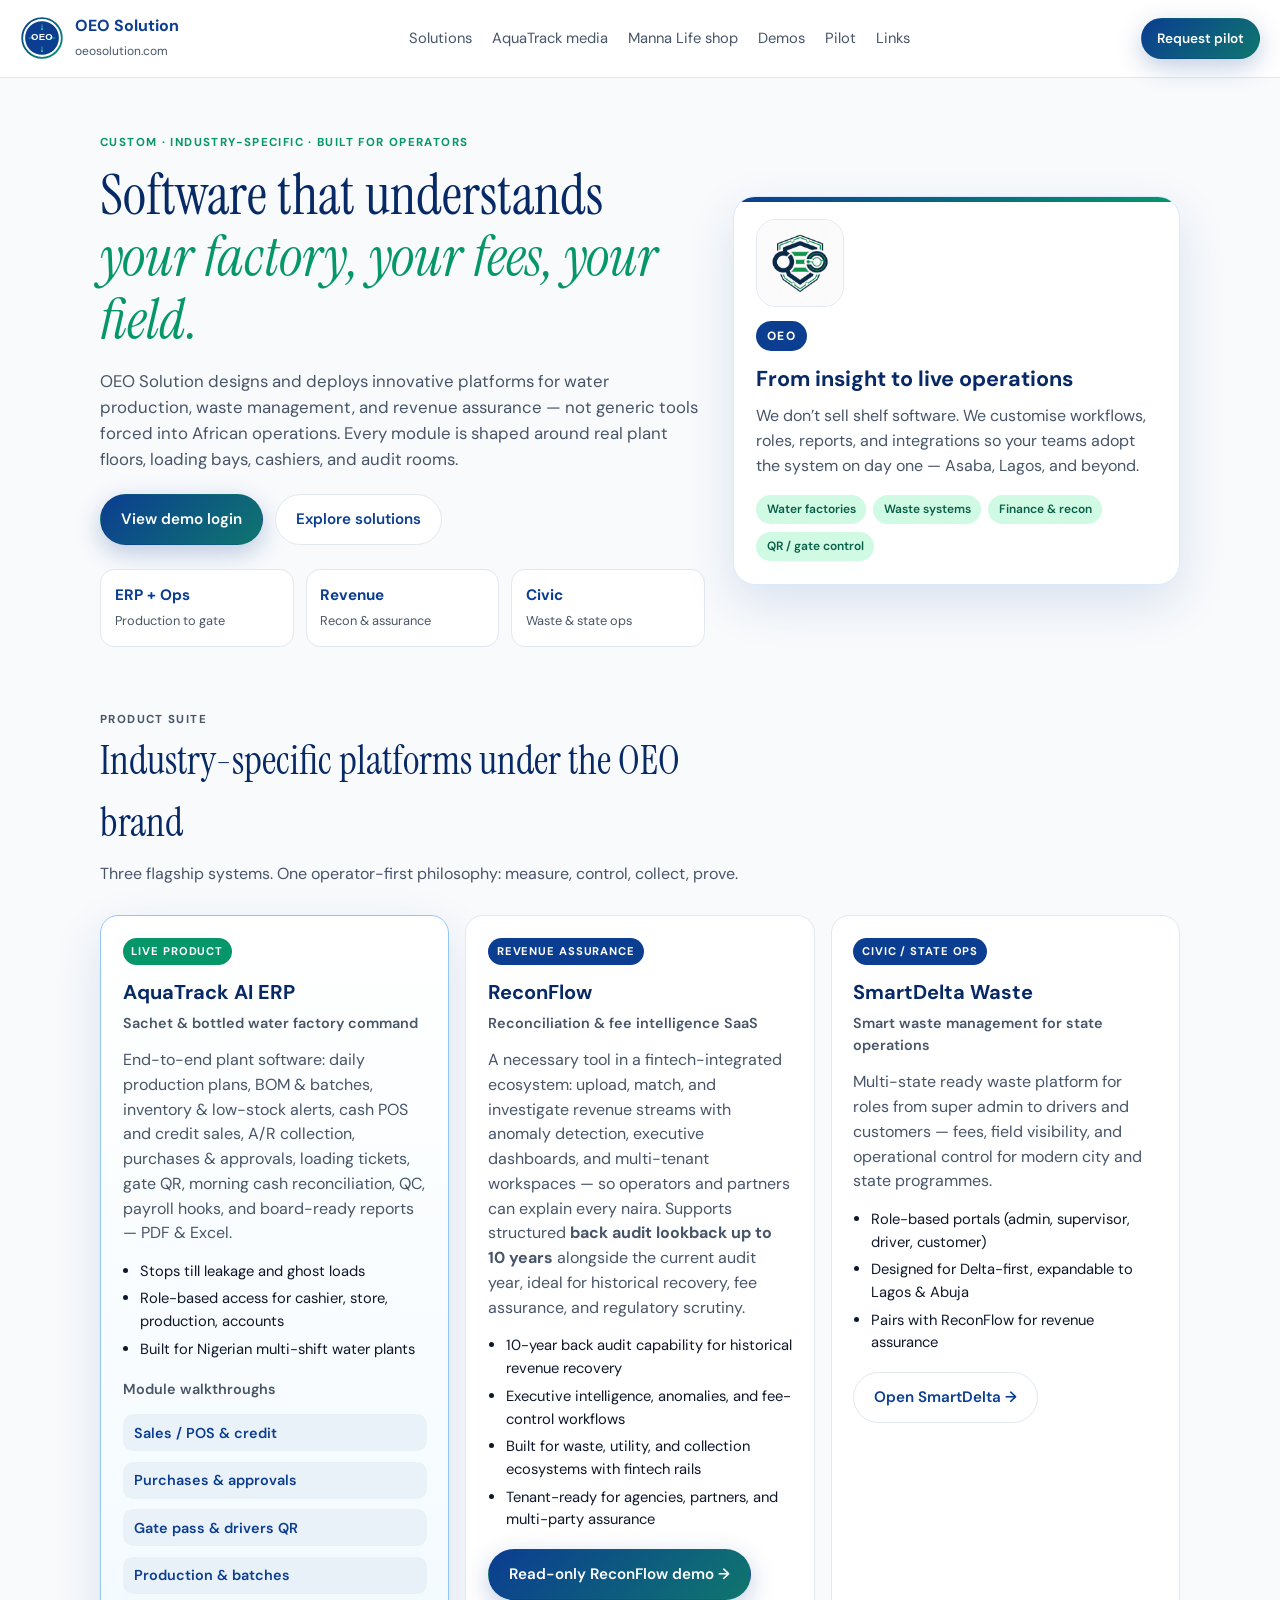
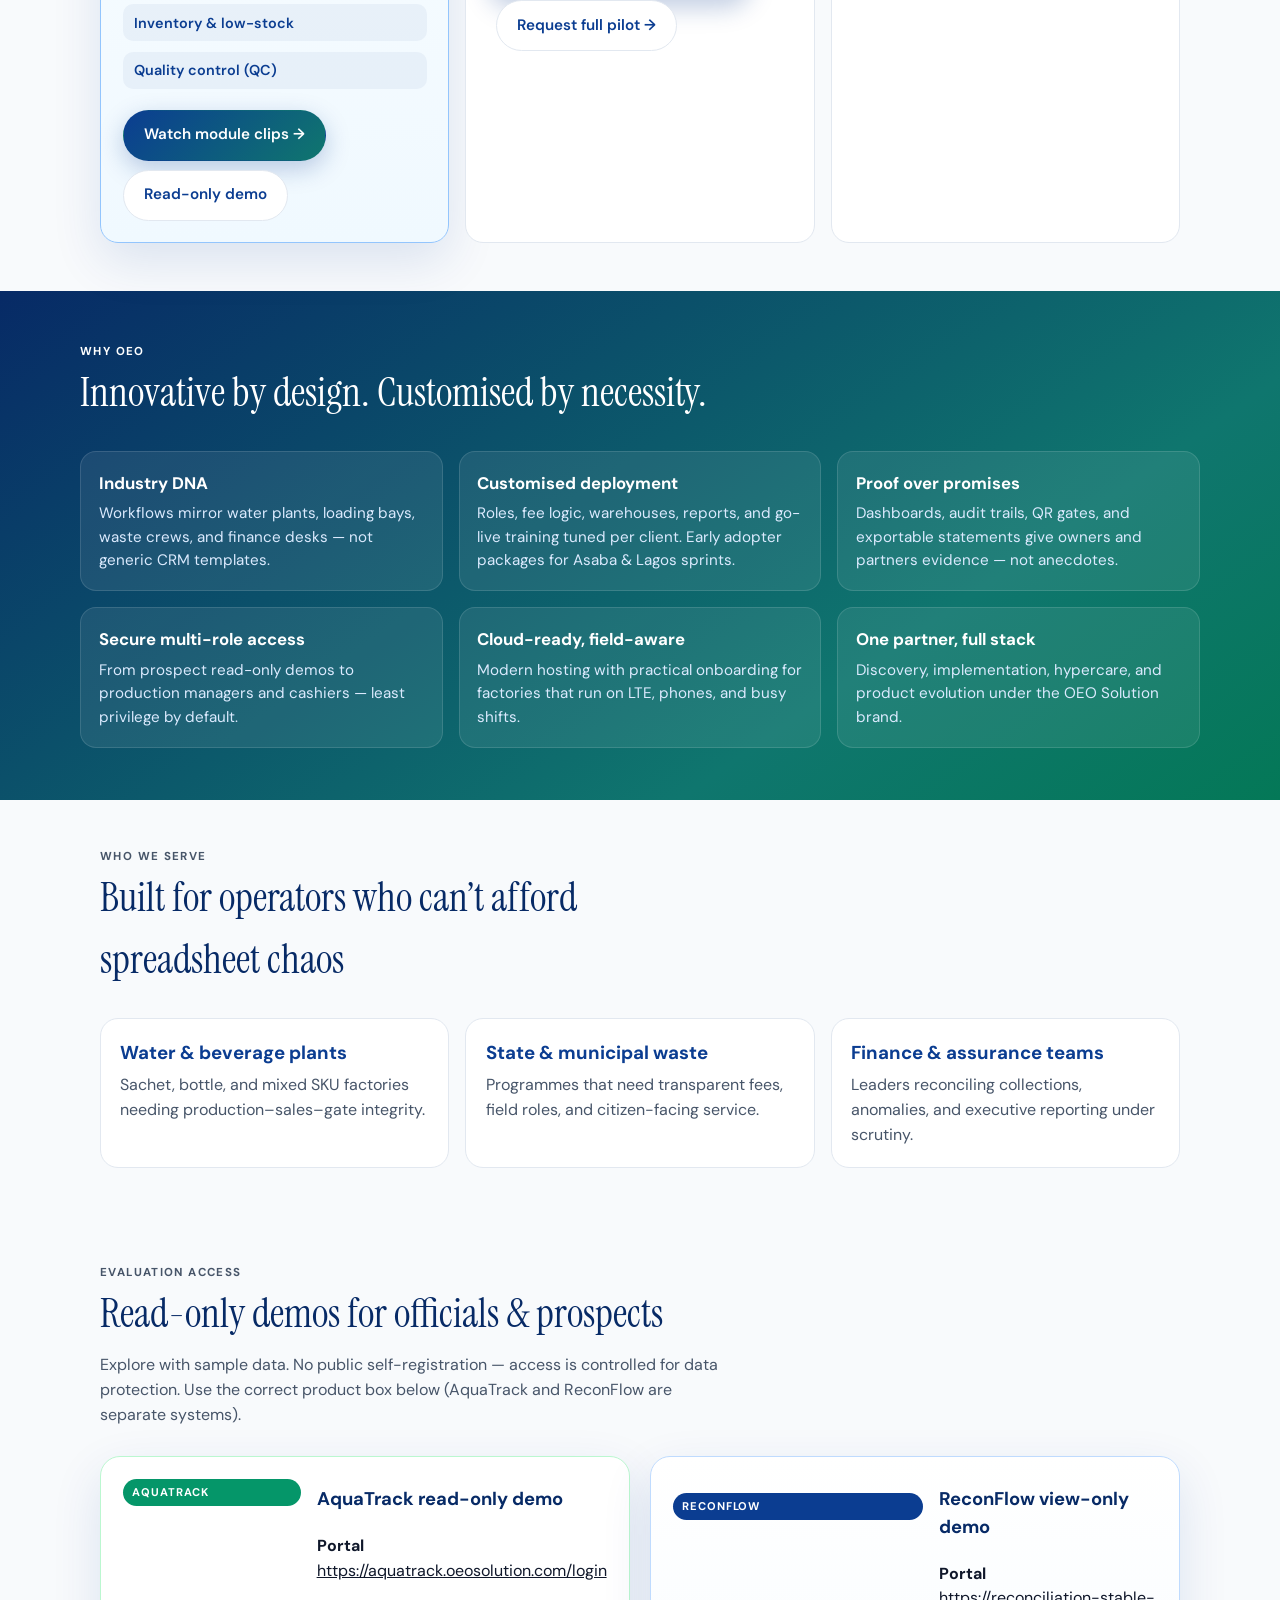
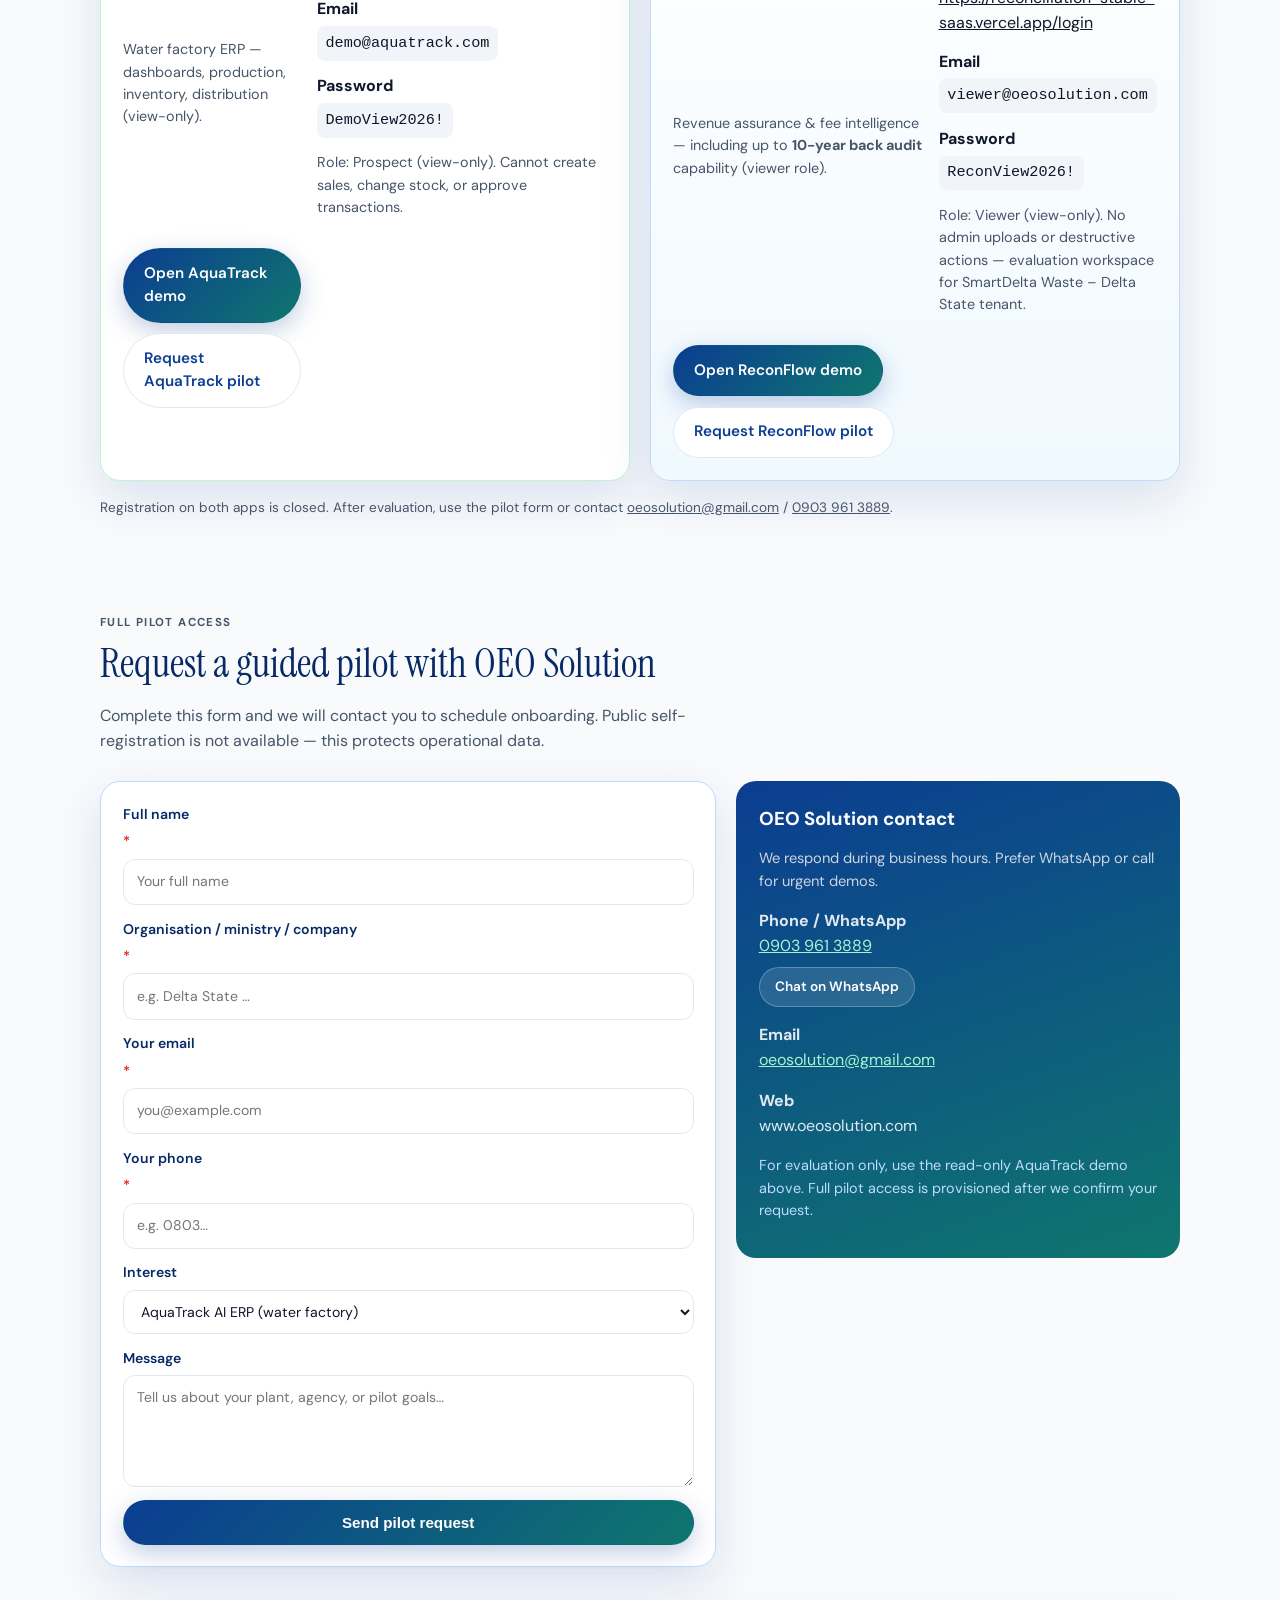
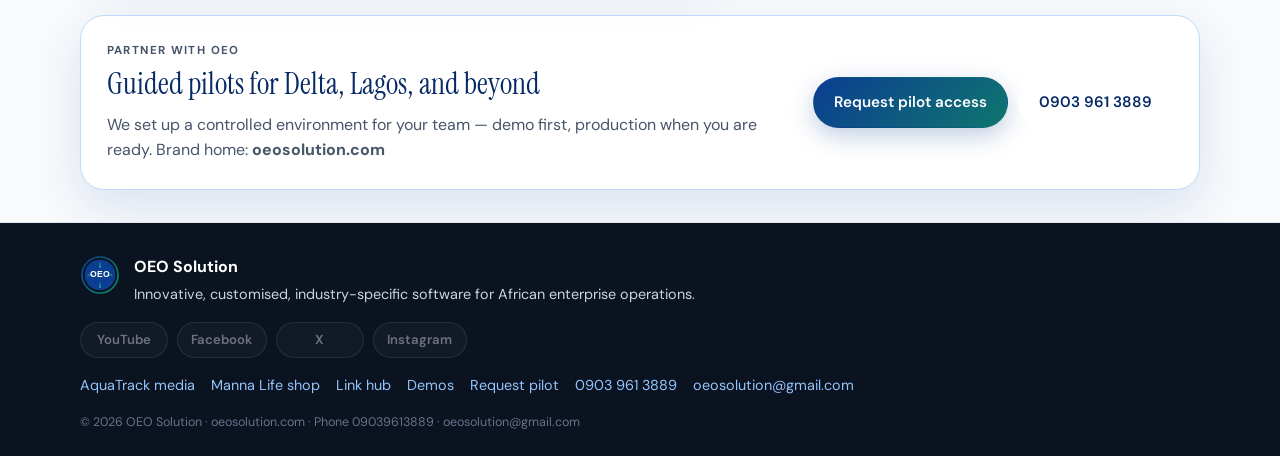
<file: index.html>
<!DOCTYPE html>
<html lang="en">
<head>
  <meta charset="UTF-8" />
  <meta name="viewport" content="width=device-width, initial-scale=1" />
  <title>OEO Solution — Industry Software for African Enterprise</title>
  <meta name="description" content="OEO Solution builds industry-specific platforms for water factory ERP, waste management, and revenue reconciliation across Nigeria and Africa." />
  <link rel="icon" href="assets/logo-oeo.svg" type="image/svg+xml" />
  <link rel="preconnect" href="https://fonts.googleapis.com" />
  <link rel="preconnect" href="https://fonts.gstatic.com" crossorigin />
  <link href="https://fonts.googleapis.com/css2?family=DM+Sans:ital,opsz,wght@0,9..40,400;0,9..40,500;0,9..40,600;0,9..40,700;1,9..40,400&family=Instrument+Serif:ital@0;1&display=swap" rel="stylesheet" />
  <link rel="stylesheet" href="styles.css" />
</head>
<body>
  <header class="site-header">
    <a class="brand" href="#top" aria-label="OEO Solution home">
      <img src="assets/logo-oeo.svg" alt="OEO logo" width="44" height="44" />
      <span>
        <strong>OEO Solution</strong>
        <small>oeosolution.com</small>
      </span>
    </a>
    <nav class="nav">
      <a href="#solutions">Solutions</a>
      <a href="aquatrack/">AquaTrack media</a>
      <a href="shop/">Manna Life shop</a>
      <a href="#demo-access">Demos</a>
      <a href="#pilot-form">Pilot</a>
      <a href="links/">Links</a>
    </nav>
    <a class="btn btn-primary btn-sm" href="#pilot-form">Request pilot</a>
  </header>

  <main id="top">
    <section class="hero">
      <div class="hero-copy">
        <p class="eyebrow">Custom · Industry-specific · Built for operators</p>
        <h1>
          Software that understands
          <em>your factory, your fees, your field.</em>
        </h1>
        <p class="lead">
          OEO Solution designs and deploys innovative platforms for water production,
          waste management, and revenue assurance — not generic tools forced into African
          operations. Every module is shaped around real plant floors, loading bays,
          cashiers, and audit rooms.
        </p>
        <div class="hero-cta">
          <a class="btn btn-primary" href="#demo-access">View demo login</a>
          <a class="btn btn-ghost" href="#solutions">Explore solutions</a>
        </div>
        <ul class="hero-stats">
          <li><strong>ERP + Ops</strong><span>Production to gate</span></li>
          <li><strong>Revenue</strong><span>Recon &amp; assurance</span></li>
          <li><strong>Civic</strong><span>Waste &amp; state ops</span></li>
        </ul>
      </div>
      <div class="hero-card">
        <img class="hero-logo" src="assets/logo-oeo-mark.jpg" alt="OEO brand mark" />
        <div class="hero-badge">OEO</div>
        <h2>From insight to live operations</h2>
        <p>
          We don’t sell shelf software. We customise workflows, roles, reports, and
          integrations so your teams adopt the system on day one — Asaba, Lagos, and beyond.
        </p>
        <div class="pill-row">
          <span class="pill">Water factories</span>
          <span class="pill">Waste systems</span>
          <span class="pill">Finance &amp; recon</span>
          <span class="pill">QR / gate control</span>
        </div>
      </div>
    </section>

    <section id="solutions" class="section">
      <div class="section-head">
        <p class="eyebrow">Product suite</p>
        <h2>Industry-specific platforms under the OEO brand</h2>
        <p>Three flagship systems. One operator-first philosophy: measure, control, collect, prove.</p>
      </div>
      <div class="cards">
        <article class="card featured">
          <div class="card-tag">Live product</div>
          <h3>AquaTrack AI ERP</h3>
          <p class="card-sub">Sachet &amp; bottled water factory command</p>
          <p>
            End-to-end plant software: daily production plans, BOM &amp; batches, inventory
            &amp; low-stock alerts, cash POS and credit sales, A/R collection, purchases &amp;
            approvals, loading tickets, gate QR, morning cash reconciliation, QC, payroll
            hooks, and board-ready reports — PDF &amp; Excel.
          </p>
          <ul>
            <li>Stops till leakage and ghost loads</li>
            <li>Role-based access for cashier, store, production, accounts</li>
            <li>Built for Nigerian multi-shift water plants</li>
          </ul>
          <p class="card-sub" style="margin-top:0.25rem">Module walkthroughs</p>
          <ul class="media-bullets">
            <li><a href="aquatrack/#sales">Sales / POS &amp; credit</a></li>
            <li><a href="aquatrack/#purchases">Purchases &amp; approvals</a></li>
            <li><a href="aquatrack/#gate-qr">Gate pass &amp; drivers QR</a></li>
            <li><a href="aquatrack/#production">Production &amp; batches</a></li>
            <li><a href="aquatrack/#inventory">Inventory &amp; low-stock</a></li>
            <li><a href="aquatrack/#qc">Quality control (QC)</a></li>
          </ul>
          <div class="card-actions">
            <a class="btn btn-primary" href="aquatrack/">Watch module clips →</a>
            <a class="btn btn-ghost" href="#demo-access">Read-only demo</a>
          </div>
        </article>

        <article class="card">
          <div class="card-tag alt">Revenue assurance</div>
          <h3>ReconFlow</h3>
          <p class="card-sub">Reconciliation &amp; fee intelligence SaaS</p>
          <p>
            A necessary tool in a fintech-integrated ecosystem: upload, match, and investigate
            revenue streams with anomaly detection, executive dashboards, and multi-tenant
            workspaces — so operators and partners can explain every naira.
            Supports structured <strong>back audit lookback up to 10 years</strong> alongside
            the current audit year, ideal for historical recovery, fee assurance, and regulatory scrutiny.
          </p>
          <ul>
            <li>10-year back audit capability for historical revenue recovery</li>
            <li>Executive intelligence, anomalies, and fee-control workflows</li>
            <li>Built for waste, utility, and collection ecosystems with fintech rails</li>
            <li>Tenant-ready for agencies, partners, and multi-party assurance</li>
          </ul>
          <a class="btn btn-primary" href="#reconflow-demo">Read-only ReconFlow demo →</a>
          <a class="btn btn-ghost" href="#pilot-form" data-interest="ReconFlow" style="margin-left:0.5rem">Request full pilot →</a>
        </article>

        <article class="card">
          <div class="card-tag alt">Civic / state ops</div>
          <h3>SmartDelta Waste</h3>
          <p class="card-sub">Smart waste management for state operations</p>
          <p>
            Multi-state ready waste platform for roles from super admin to drivers and
            customers — fees, field visibility, and operational control for modern city and
            state programmes.
          </p>
          <ul>
            <li>Role-based portals (admin, supervisor, driver, customer)</li>
            <li>Designed for Delta-first, expandable to Lagos &amp; Abuja</li>
            <li>Pairs with ReconFlow for revenue assurance</li>
          </ul>
          <a class="btn btn-ghost" href="https://smartdelta-delta-production.up.railway.app" target="_blank" rel="noopener">Open SmartDelta →</a>
        </article>
      </div>
    </section>

    <section id="why" class="section band">
      <div class="section-head light">
        <p class="eyebrow">Why OEO</p>
        <h2>Innovative by design. Customised by necessity.</h2>
      </div>
      <div class="grid-3">
        <div>
          <h3>Industry DNA</h3>
          <p>Workflows mirror water plants, loading bays, waste crews, and finance desks — not generic CRM templates.</p>
        </div>
        <div>
          <h3>Customised deployment</h3>
          <p>Roles, fee logic, warehouses, reports, and go-live training tuned per client. Early adopter packages for Asaba &amp; Lagos sprints.</p>
        </div>
        <div>
          <h3>Proof over promises</h3>
          <p>Dashboards, audit trails, QR gates, and exportable statements give owners and partners evidence — not anecdotes.</p>
        </div>
        <div>
          <h3>Secure multi-role access</h3>
          <p>From prospect read-only demos to production managers and cashiers — least privilege by default.</p>
        </div>
        <div>
          <h3>Cloud-ready, field-aware</h3>
          <p>Modern hosting with practical onboarding for factories that run on LTE, phones, and busy shifts.</p>
        </div>
        <div>
          <h3>One partner, full stack</h3>
          <p>Discovery, implementation, hypercare, and product evolution under the OEO Solution brand.</p>
        </div>
      </div>
    </section>

    <section id="industries" class="section">
      <div class="section-head">
        <p class="eyebrow">Who we serve</p>
        <h2>Built for operators who can’t afford spreadsheet chaos</h2>
      </div>
      <div class="industry-row">
        <div class="industry">
          <h3>Water &amp; beverage plants</h3>
          <p>Sachet, bottle, and mixed SKU factories needing production–sales–gate integrity.</p>
        </div>
        <div class="industry">
          <h3>State &amp; municipal waste</h3>
          <p>Programmes that need transparent fees, field roles, and citizen-facing service.</p>
        </div>
        <div class="industry">
          <h3>Finance &amp; assurance teams</h3>
          <p>Leaders reconciling collections, anomalies, and executive reporting under scrutiny.</p>
        </div>
      </div>
    </section>

    <section id="demo-access" class="section">
      <div class="section-head">
        <p class="eyebrow">Evaluation access</p>
        <h2>Read-only demos for officials &amp; prospects</h2>
        <p>
          Explore with sample data. No public self-registration — access is controlled for data protection.
          Use the correct product box below (AquaTrack and ReconFlow are separate systems).
        </p>
      </div>

      <div class="demo-pair">
        <div class="demo-box" id="aquatrack-demo">
          <div class="card-tag">AquaTrack</div>
          <h3>AquaTrack read-only demo</h3>
          <p class="demo-note">Water factory ERP — dashboards, production, inventory, distribution (view-only).</p>
          <div class="demo-creds">
            <p><strong>Portal</strong><br /><a href="https://aquatrack.oeosolution.com/login" target="_blank" rel="noopener">https://aquatrack.oeosolution.com/login</a></p>
            <p><strong>Email</strong><br /><code>demo@aquatrack.com</code></p>
            <p><strong>Password</strong><br /><code>DemoView2026!</code></p>
            <p class="demo-note">Role: Prospect (view-only). Cannot create sales, change stock, or approve transactions.</p>
          </div>
          <div class="demo-actions">
            <a class="btn btn-primary" href="https://aquatrack.oeosolution.com/login" target="_blank" rel="noopener">Open AquaTrack demo</a>
            <a class="btn btn-ghost" href="#pilot-form" data-interest="AquaTrack AI ERP">Request AquaTrack pilot</a>
          </div>
        </div>

        <div class="demo-box recon" id="reconflow-demo">
          <div class="card-tag alt">ReconFlow</div>
          <h3>ReconFlow view-only demo</h3>
          <p class="demo-note">Revenue assurance &amp; fee intelligence — including up to <strong>10-year back audit</strong> capability (viewer role).</p>
          <div class="demo-creds">
            <p><strong>Portal</strong><br /><a href="https://reconciliation-stable-saas.vercel.app/login" target="_blank" rel="noopener">https://reconciliation-stable-saas.vercel.app/login</a></p>
            <p><strong>Email</strong><br /><code>viewer@oeosolution.com</code></p>
            <p><strong>Password</strong><br /><code>ReconView2026!</code></p>
            <p class="demo-note">Role: Viewer (view-only). No admin uploads or destructive actions — evaluation workspace for SmartDelta Waste – Delta State tenant.</p>
          </div>
          <div class="demo-actions">
            <a class="btn btn-primary" href="https://reconciliation-stable-saas.vercel.app/login" target="_blank" rel="noopener">Open ReconFlow demo</a>
            <a class="btn btn-ghost" href="#pilot-form" data-interest="ReconFlow">Request ReconFlow pilot</a>
          </div>
        </div>
      </div>

      <p class="fine-inline" style="margin-top:1rem">
        Registration on both apps is closed. After evaluation, use the pilot form or contact
        <a href="mailto:oeosolution@gmail.com">oeosolution@gmail.com</a> /
        <a href="tel:+2349039613889">0903 961 3889</a>.
      </p>
    </section>

    <section id="pilot-form" class="section">
      <div class="section-head">
        <p class="eyebrow">Full pilot access</p>
        <h2>Request a guided pilot with OEO Solution</h2>
        <p>
          Complete this form and we will contact you to schedule onboarding.
          Public self-registration is not available — this protects operational data.
        </p>
      </div>

      <div class="pilot-grid">
        <form id="pilotForm" class="pilot-form" novalidate>
          <label>
            Full name <span>*</span>
            <input type="text" name="name" required placeholder="Your full name" autocomplete="name" />
          </label>
          <label>
            Organisation / ministry / company <span>*</span>
            <input type="text" name="organisation" required placeholder="e.g. Delta State …" autocomplete="organization" />
          </label>
          <label>
            Your email <span>*</span>
            <input type="email" name="email" required placeholder="you@example.com" autocomplete="email" />
          </label>
          <label>
            Your phone <span>*</span>
            <input type="tel" name="phone" required placeholder="e.g. 0803…" autocomplete="tel" />
          </label>
          <label>
            Interest
            <select name="interest" id="interestSelect">
              <option value="AquaTrack AI ERP">AquaTrack AI ERP (water factory)</option>
              <option value="ReconFlow">ReconFlow (revenue assurance · 10-year back audit)</option>
              <option value="SmartDelta Waste">SmartDelta Waste</option>
              <option value="Full OEO suite">Full OEO suite</option>
              <option value="General enquiry">General enquiry</option>
            </select>
          </label>
          <label>
            Message
            <textarea name="message" rows="4" placeholder="Tell us about your plant, agency, or pilot goals…"></textarea>
          </label>
          <button type="submit" class="btn btn-primary">Send pilot request</button>
          <p id="pilotFormStatus" class="form-status" hidden></p>
        </form>

        <aside class="contact-card">
          <h3>OEO Solution contact</h3>
          <p class="contact-lead">We respond during business hours. Prefer WhatsApp or call for urgent demos.</p>
          <p>
            <strong>Phone / WhatsApp</strong><br />
            <a href="tel:+2349039613889">0903 961 3889</a><br />
            <a class="btn btn-ghost btn-sm" href="https://wa.me/2349039613889?text=Hello%20OEO%20Solution%2C%20I%20would%20like%20full%20pilot%20access." target="_blank" rel="noopener">Chat on WhatsApp</a>
          </p>
          <p>
            <strong>Email</strong><br />
            <a href="mailto:oeosolution@gmail.com">oeosolution@gmail.com</a>
          </p>
          <p>
            <strong>Web</strong><br />
            www.oeosolution.com
          </p>
          <p class="demo-note">
            For evaluation only, use the read-only AquaTrack demo above.
            Full pilot access is provisioned after we confirm your request.
          </p>
        </aside>
      </div>
    </section>

    <section class="cta-band">
      <div>
        <p class="eyebrow">Partner with OEO</p>
        <h2>Guided pilots for Delta, Lagos, and beyond</h2>
        <p>
          We set up a controlled environment for your team — demo first, production when you are ready.
          Brand home: <strong>oeosolution.com</strong>
        </p>
      </div>
      <div class="cta-actions">
        <a class="btn btn-primary" href="#pilot-form">Request pilot access</a>
        <a class="btn btn-light" href="tel:+2349039613889">0903 961 3889</a>
      </div>
    </section>
  </main>

  <footer id="contact" class="site-footer">
    <div class="footer-brand">
      <img src="assets/logo-oeo.svg" alt="" width="40" height="40" />
      <div>
        <strong>OEO Solution</strong>
        <p>Innovative, customised, industry-specific software for African enterprise operations.</p>
      </div>
    </div>
    <div class="social-row" aria-label="OEO on social media">
      <a class="social-btn" data-social="youtube" href="#" target="_blank" rel="noopener">YouTube</a>
      <a class="social-btn" data-social="facebook" href="#" target="_blank" rel="noopener">Facebook</a>
      <a class="social-btn" data-social="x" href="#" target="_blank" rel="noopener">X</a>
      <a class="social-btn" data-social="instagram" href="#" target="_blank" rel="noopener">Instagram</a>
    </div>
    <div class="footer-links">
      <a href="aquatrack/">AquaTrack media</a>
      <a href="shop/">Manna Life shop</a>
      <a href="links/">Link hub</a>
      <a href="#demo-access">Demos</a>
      <a href="#pilot-form">Request pilot</a>
      <a href="tel:+2349039613889">0903 961 3889</a>
      <a href="mailto:oeosolution@gmail.com">oeosolution@gmail.com</a>
    </div>
    <p class="fine">© <span id="y"></span> OEO Solution · oeosolution.com · Phone 09039613889 · oeosolution@gmail.com</p>
  </footer>
  <script src="js/social-config.js"></script>
  <script>
    document.getElementById('y').textContent = new Date().getFullYear();
    if (window.OEO_SOCIAL && typeof window.OEO_SOCIAL.apply === 'function') {
      window.OEO_SOCIAL.apply();
    }

    (function () {
      // Deep-link from product cards: #pilot-form with preferred interest
      document.querySelectorAll('a[data-interest]').forEach(function (link) {
        link.addEventListener('click', function () {
          var interest = link.getAttribute('data-interest');
          var sel = document.getElementById('interestSelect');
          if (sel && interest) {
            for (var i = 0; i < sel.options.length; i++) {
              if (sel.options[i].value === interest) {
                sel.selectedIndex = i;
                break;
              }
            }
          }
        });
      });

      var form = document.getElementById('pilotForm');
      var status = document.getElementById('pilotFormStatus');
      if (!form) return;

      form.addEventListener('submit', function (e) {
        e.preventDefault();
        var fd = new FormData(form);
        var name = String(fd.get('name') || '').trim();
        var organisation = String(fd.get('organisation') || '').trim();
        var email = String(fd.get('email') || '').trim();
        var phone = String(fd.get('phone') || '').trim();
        var interest = String(fd.get('interest') || '').trim();
        var message = String(fd.get('message') || '').trim();

        if (!name || !organisation || !email || !phone) {
          status.hidden = false;
          status.textContent = 'Please complete all required fields marked *.';
          status.className = 'form-status err';
          return;
        }

        var subject = encodeURIComponent('Full pilot access request — ' + interest);
        var body = encodeURIComponent(
          'Full pilot access request (from oeosolution.com)\n\n' +
          'Name: ' + name + '\n' +
          'Organisation: ' + organisation + '\n' +
          'Email: ' + email + '\n' +
          'Phone: ' + phone + '\n' +
          'Interest: ' + interest + '\n\n' +
          'Message:\n' + (message || '(none)') + '\n\n' +
          '— Sent from OEO Solution website pilot form'
        );

        // Open mail client to OEO inbox
        window.location.href = 'mailto:oeosolution@gmail.com?subject=' + subject + '&body=' + body;

        status.hidden = false;
        status.className = 'form-status ok';
        status.innerHTML =
          'Opening your email app to <strong>oeosolution@gmail.com</strong>. ' +
          'If it does not open, call/WhatsApp <a href="tel:+2349039613889">0903 961 3889</a> ' +
          'or email us directly.';
      });
    })();
  </script>
</body>
</html>
</file>
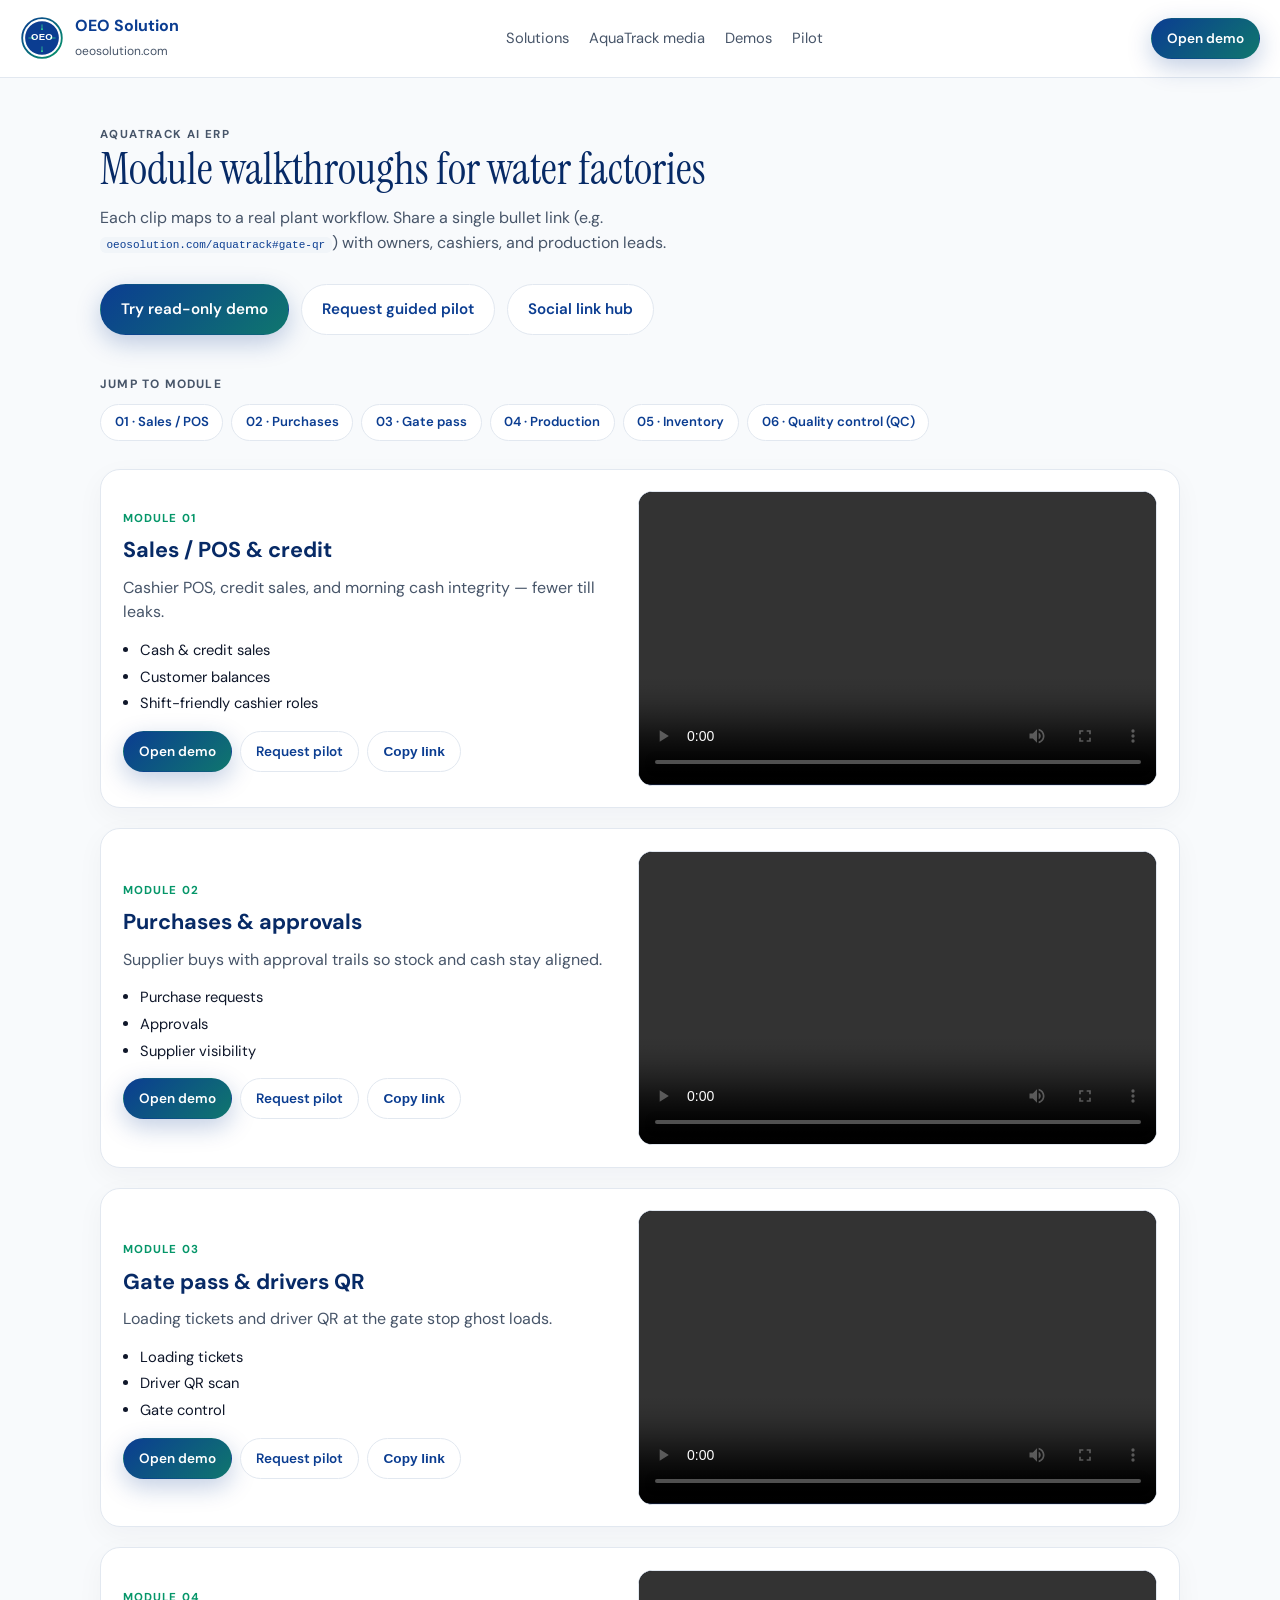
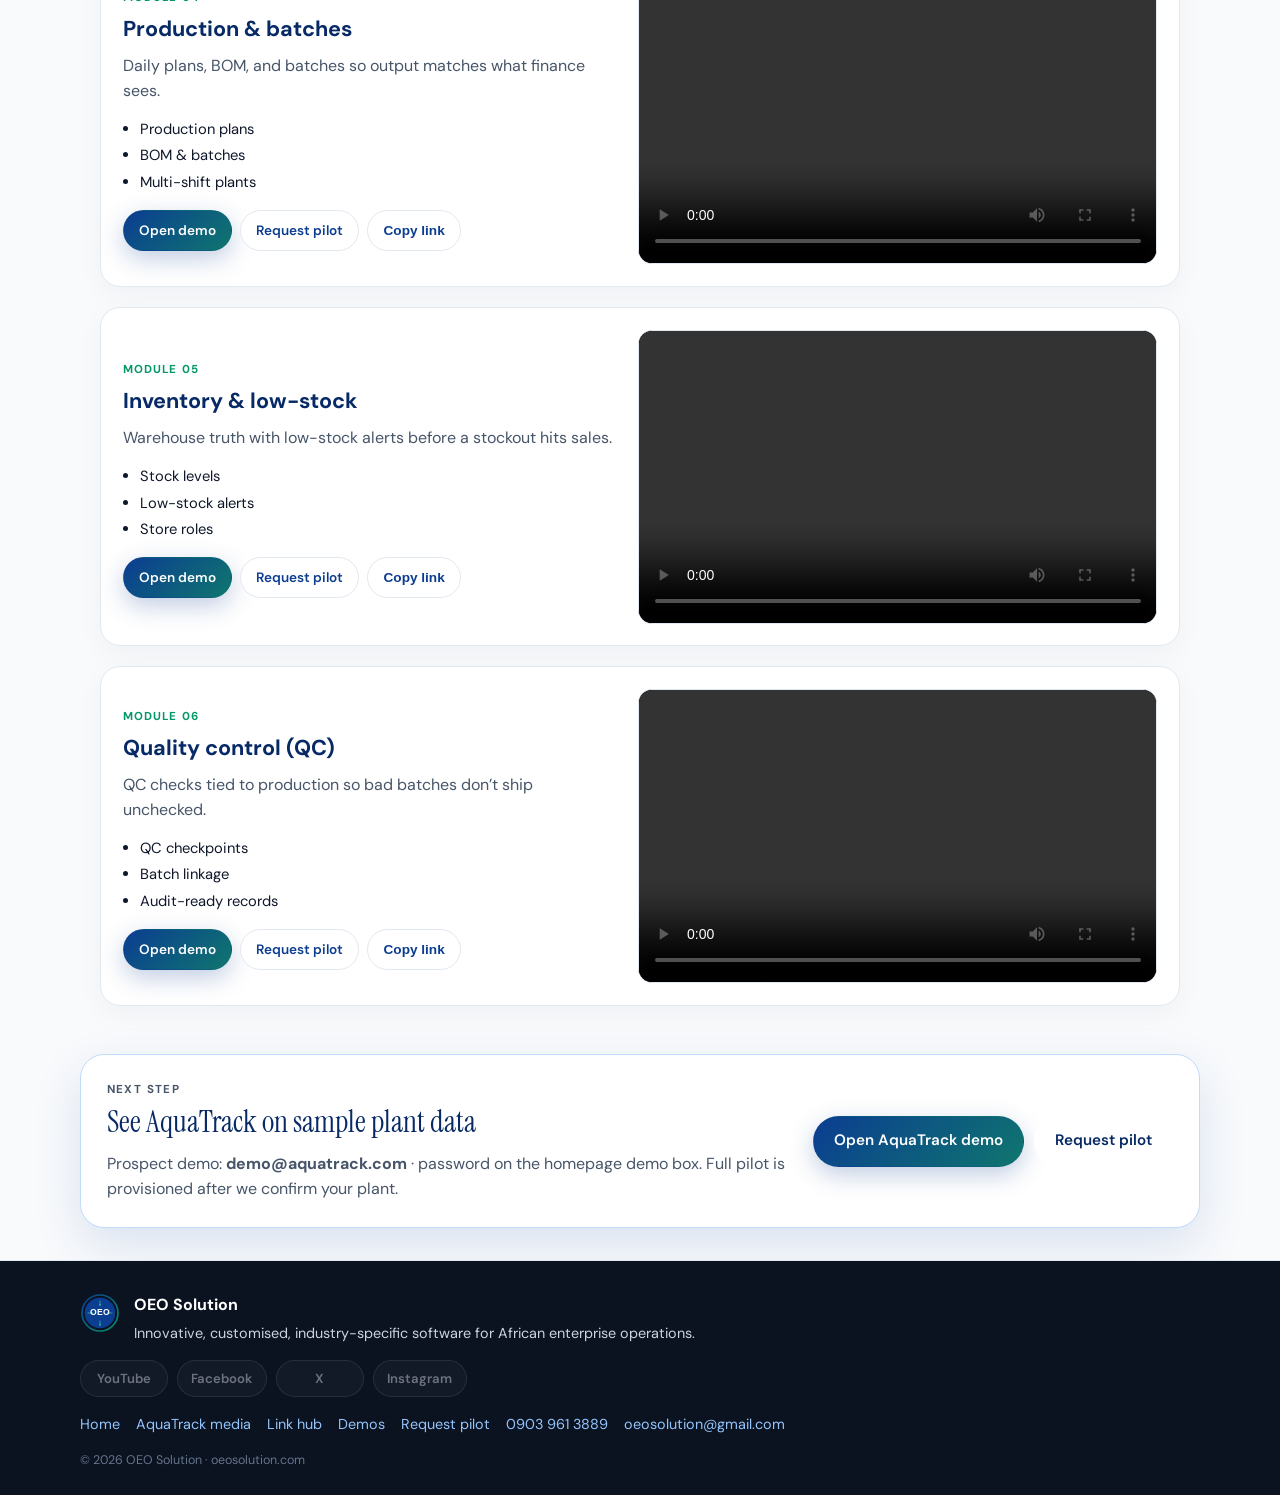
<file: aquatrack/index.html>
<!DOCTYPE html>
<html lang="en">
<head>
  <meta charset="UTF-8" />
  <meta name="viewport" content="width=device-width, initial-scale=1" />
  <title>AquaTrack AI ERP — Module walkthroughs | OEO Solution</title>
  <meta name="description" content="Short AquaTrack walkthroughs for water factories: sales, purchases, gate QR, production, inventory, and QC. Demo and pilot with OEO Solution." />
  <link rel="canonical" href="https://oeosolution.com/aquatrack" />
  <link rel="icon" href="../assets/logo-oeo.svg" type="image/svg+xml" />
  <link rel="preconnect" href="https://fonts.googleapis.com" />
  <link rel="preconnect" href="https://fonts.gstatic.com" crossorigin />
  <link href="https://fonts.googleapis.com/css2?family=DM+Sans:ital,opsz,wght@0,9..40,400;0,9..40,500;0,9..40,600;0,9..40,700;1,9..40,400&family=Instrument+Serif:ital@0;1&display=swap" rel="stylesheet" />
  <link rel="stylesheet" href="../styles.css" />
</head>
<body>
  <header class="site-header">
    <a class="brand" href="../" aria-label="OEO Solution home">
      <img src="../assets/logo-oeo.svg" alt="OEO logo" width="44" height="44" />
      <span>
        <strong>OEO Solution</strong>
        <small>oeosolution.com</small>
      </span>
    </a>
    <nav class="nav">
      <a href="../#solutions">Solutions</a>
      <a href="./">AquaTrack media</a>
      <a href="../#demo-access">Demos</a>
      <a href="../#pilot-form">Pilot</a>
    </nav>
    <a class="btn btn-primary btn-sm" href="https://aquatrack.oeosolution.com/login" target="_blank" rel="noopener">Open demo</a>
  </header>

  <main>
    <section class="page-hero section">
      <div class="section-head">
        <p class="eyebrow">AquaTrack AI ERP</p>
        <h1 class="page-title">Module walkthroughs for water factories</h1>
        <p>
          Each clip maps to a real plant workflow. Share a single bullet link
          (e.g. <code class="inline-code">oeosolution.com/aquatrack#gate-qr</code>)
          with owners, cashiers, and production leads.
        </p>
      </div>
      <div class="hero-cta">
        <a class="btn btn-primary" href="https://aquatrack.oeosolution.com/login" target="_blank" rel="noopener">Try read-only demo</a>
        <a class="btn btn-ghost" href="../#pilot-form">Request guided pilot</a>
        <a class="btn btn-ghost" href="../links/">Social link hub</a>
      </div>
    </section>

    <section class="section module-jump" aria-label="Jump to module">
      <p class="jump-label">Jump to module</p>
      <div class="jump-chips" id="jumpChips">
        <!-- filled by script -->
      </div>
    </section>

    <section class="section modules" id="modules">
      <!-- Module cards rendered from CONFIG so YouTube IDs are easy to paste -->
    </section>

    <section class="cta-band">
      <div>
        <p class="eyebrow">Next step</p>
        <h2>See AquaTrack on sample plant data</h2>
        <p>
          Prospect demo: <strong>demo@aquatrack.com</strong> · password on the homepage demo box.
          Full pilot is provisioned after we confirm your plant.
        </p>
      </div>
      <div class="cta-actions">
        <a class="btn btn-primary" href="https://aquatrack.oeosolution.com/login" target="_blank" rel="noopener">Open AquaTrack demo</a>
        <a class="btn btn-light" href="../#pilot-form">Request pilot</a>
      </div>
    </section>
  </main>

  <footer id="contact" class="site-footer">
    <div class="footer-brand">
      <img src="../assets/logo-oeo.svg" alt="" width="40" height="40" />
      <div>
        <strong>OEO Solution</strong>
        <p>Innovative, customised, industry-specific software for African enterprise operations.</p>
      </div>
    </div>
    <div class="social-row" aria-label="OEO on social media">
      <a class="social-btn" data-social="youtube" href="#" target="_blank" rel="noopener">YouTube</a>
      <a class="social-btn" data-social="facebook" href="#" target="_blank" rel="noopener">Facebook</a>
      <a class="social-btn" data-social="x" href="#" target="_blank" rel="noopener">X</a>
      <a class="social-btn" data-social="instagram" href="#" target="_blank" rel="noopener">Instagram</a>
    </div>
    <div class="footer-links">
      <a href="../">Home</a>
      <a href="./">AquaTrack media</a>
      <a href="../links/">Link hub</a>
      <a href="../#demo-access">Demos</a>
      <a href="../#pilot-form">Request pilot</a>
      <a href="tel:+2349039613889">0903 961 3889</a>
      <a href="mailto:oeosolution@gmail.com">oeosolution@gmail.com</a>
    </div>
    <p class="fine">© <span id="y"></span> OEO Solution · oeosolution.com</p>
  </footer>

  <script src="../js/social-config.js"></script>
  <script>
    /**
     * Option A — YouTube (preferred for bandwidth once uploaded):
     *   Paste IDs only: watch?v=XXXXXXXX → XXXXXXXX
     * Option B — Self-hosted MP4 (works immediately on Render):
     *   Files live under aquatrack/videos/  (see MEDIA-SETUP.md)
     * Priority: YouTube ID if set, else local MP4 path if set, else placeholder.
     */
    var YOUTUBE_IDS = {
      sales: '',
      purchases: '',
      'gate-qr': '',
      production: '',
      inventory: '',
      qc: ''
    };

    /** Relative to this page (aquatrack/). 16:9 web exports with Nigerian VO. */
    var LOCAL_VIDEOS = {
      sales: 'videos/01-sales.mp4',
      purchases: 'videos/02-purchases.mp4',
      'gate-qr': 'videos/03-gate-qr.mp4',
      production: 'videos/04-production.mp4',
      inventory: 'videos/05-inventory.mp4',
      qc: 'videos/06-qc.mp4'
    };

    var MODULES = [
      {
        id: 'sales',
        num: '01',
        title: 'Sales / POS & credit',
        benefit: 'Cashier POS, credit sales, and morning cash integrity — fewer till leaks.',
        bullets: ['Cash & credit sales', 'Customer balances', 'Shift-friendly cashier roles']
      },
      {
        id: 'purchases',
        num: '02',
        title: 'Purchases & approvals',
        benefit: 'Supplier buys with approval trails so stock and cash stay aligned.',
        bullets: ['Purchase requests', 'Approvals', 'Supplier visibility']
      },
      {
        id: 'gate-qr',
        num: '03',
        title: 'Gate pass & drivers QR',
        benefit: 'Loading tickets and driver QR at the gate stop ghost loads.',
        bullets: ['Loading tickets', 'Driver QR scan', 'Gate control']
      },
      {
        id: 'production',
        num: '04',
        title: 'Production & batches',
        benefit: 'Daily plans, BOM, and batches so output matches what finance sees.',
        bullets: ['Production plans', 'BOM & batches', 'Multi-shift plants']
      },
      {
        id: 'inventory',
        num: '05',
        title: 'Inventory & low-stock',
        benefit: 'Warehouse truth with low-stock alerts before a stockout hits sales.',
        bullets: ['Stock levels', 'Low-stock alerts', 'Store roles']
      },
      {
        id: 'qc',
        num: '06',
        title: 'Quality control (QC)',
        benefit: 'QC checks tied to production so bad batches don’t ship unchecked.',
        bullets: ['QC checkpoints', 'Batch linkage', 'Audit-ready records']
      }
    ];

    function youtubeEmbed(id) {
      if (!id || !String(id).trim()) return null;
      var clean = String(id).trim();
      // Allow pasting full watch URLs by accident
      var m = clean.match(/(?:v=|youtu\.be\/|embed\/)([A-Za-z0-9_-]{6,})/);
      if (m) clean = m[1];
      return 'https://www.youtube.com/embed/' + encodeURIComponent(clean) + '?rel=0';
    }

    function renderModules() {
      var root = document.getElementById('modules');
      var chips = document.getElementById('jumpChips');
      if (!root || !chips) return;

      chips.innerHTML = MODULES.map(function (m) {
        return '<a class="jump-chip" href="#' + m.id + '">' + m.num + ' · ' + m.title.split('&')[0].trim() + '</a>';
      }).join('');

      root.innerHTML = MODULES.map(function (m) {
        var yt = youtubeEmbed(YOUTUBE_IDS[m.id]);
        var local = LOCAL_VIDEOS[m.id];
        var media;
        if (yt) {
          media = '<div class="video-frame"><iframe src="' + yt + '" title="' + m.title + '" allow="accelerometer; autoplay; clipboard-write; encrypted-media; gyroscope; picture-in-picture; web-share" allowfullscreen loading="lazy"></iframe></div>';
        } else if (local) {
          media =
            '<div class="video-frame video-frame--native">' +
              '<video controls playsinline preload="metadata" title="' + m.title + '">' +
                '<source src="' + local + '" type="video/mp4" />' +
                'Your browser does not support video.' +
              '</video>' +
            '</div>';
        } else {
          media =
            '<div class="video-placeholder">' +
              '<p class="video-placeholder-title">Clip coming soon</p>' +
              '<p class="video-placeholder-hint">Add a self-hosted file under <code>aquatrack/videos/</code> or paste a YouTube ID for <strong>' + m.id + '</strong>.</p>' +
              '<p class="video-placeholder-share">Shareable link: <code>oeosolution.com/aquatrack#' + m.id + '</code></p>' +
            '</div>';
        }

        var list = m.bullets.map(function (b) { return '<li>' + b + '</li>'; }).join('');

        return (
          '<article class="module-card" id="' + m.id + '">' +
            '<div class="module-copy">' +
              '<span class="module-num">Module ' + m.num + '</span>' +
              '<h2>' + m.title + '</h2>' +
              '<p class="module-benefit">' + m.benefit + '</p>' +
              '<ul>' + list + '</ul>' +
              '<div class="module-actions">' +
                '<a class="btn btn-primary btn-sm" href="https://aquatrack.oeosolution.com/login" target="_blank" rel="noopener">Open demo</a>' +
                '<a class="btn btn-ghost btn-sm" href="../#pilot-form">Request pilot</a>' +
                '<button type="button" class="btn btn-ghost btn-sm copy-link" data-hash="' + m.id + '">Copy link</button>' +
              '</div>' +
            '</div>' +
            '<div class="module-media">' + media + '</div>' +
          '</article>'
        );
      }).join('');

      root.querySelectorAll('.copy-link').forEach(function (btn) {
        btn.addEventListener('click', function () {
          var hash = btn.getAttribute('data-hash');
          var url = window.location.origin + window.location.pathname.replace(/\/?$/, '/') + '#' + hash;
          // Prefer clean production host if opened on file://
          if (!window.location.protocol.startsWith('http')) {
            url = 'https://oeosolution.com/aquatrack#' + hash;
          } else if (window.location.hostname.includes('onrender.com') || window.location.hostname.includes('github.io')) {
            url = window.location.origin + '/aquatrack/#' + hash;
          }
          navigator.clipboard.writeText(url).then(function () {
            btn.textContent = 'Copied!';
            setTimeout(function () { btn.textContent = 'Copy link'; }, 1600);
          }).catch(function () {
            prompt('Copy this link:', url);
          });
        });
      });
    }

    document.getElementById('y').textContent = new Date().getFullYear();
    if (window.OEO_SOCIAL && typeof window.OEO_SOCIAL.apply === 'function') {
      window.OEO_SOCIAL.apply();
    }
    renderModules();

    // Highlight jump target briefly when hash changes
    function flashTarget() {
      var id = (location.hash || '').replace('#', '');
      if (!id) return;
      var el = document.getElementById(id);
      if (el) {
        el.classList.add('module-flash');
        setTimeout(function () { el.classList.remove('module-flash'); }, 1200);
      }
    }
    window.addEventListener('hashchange', flashTarget);
    flashTarget();
  </script>
</body>
</html>
</file>
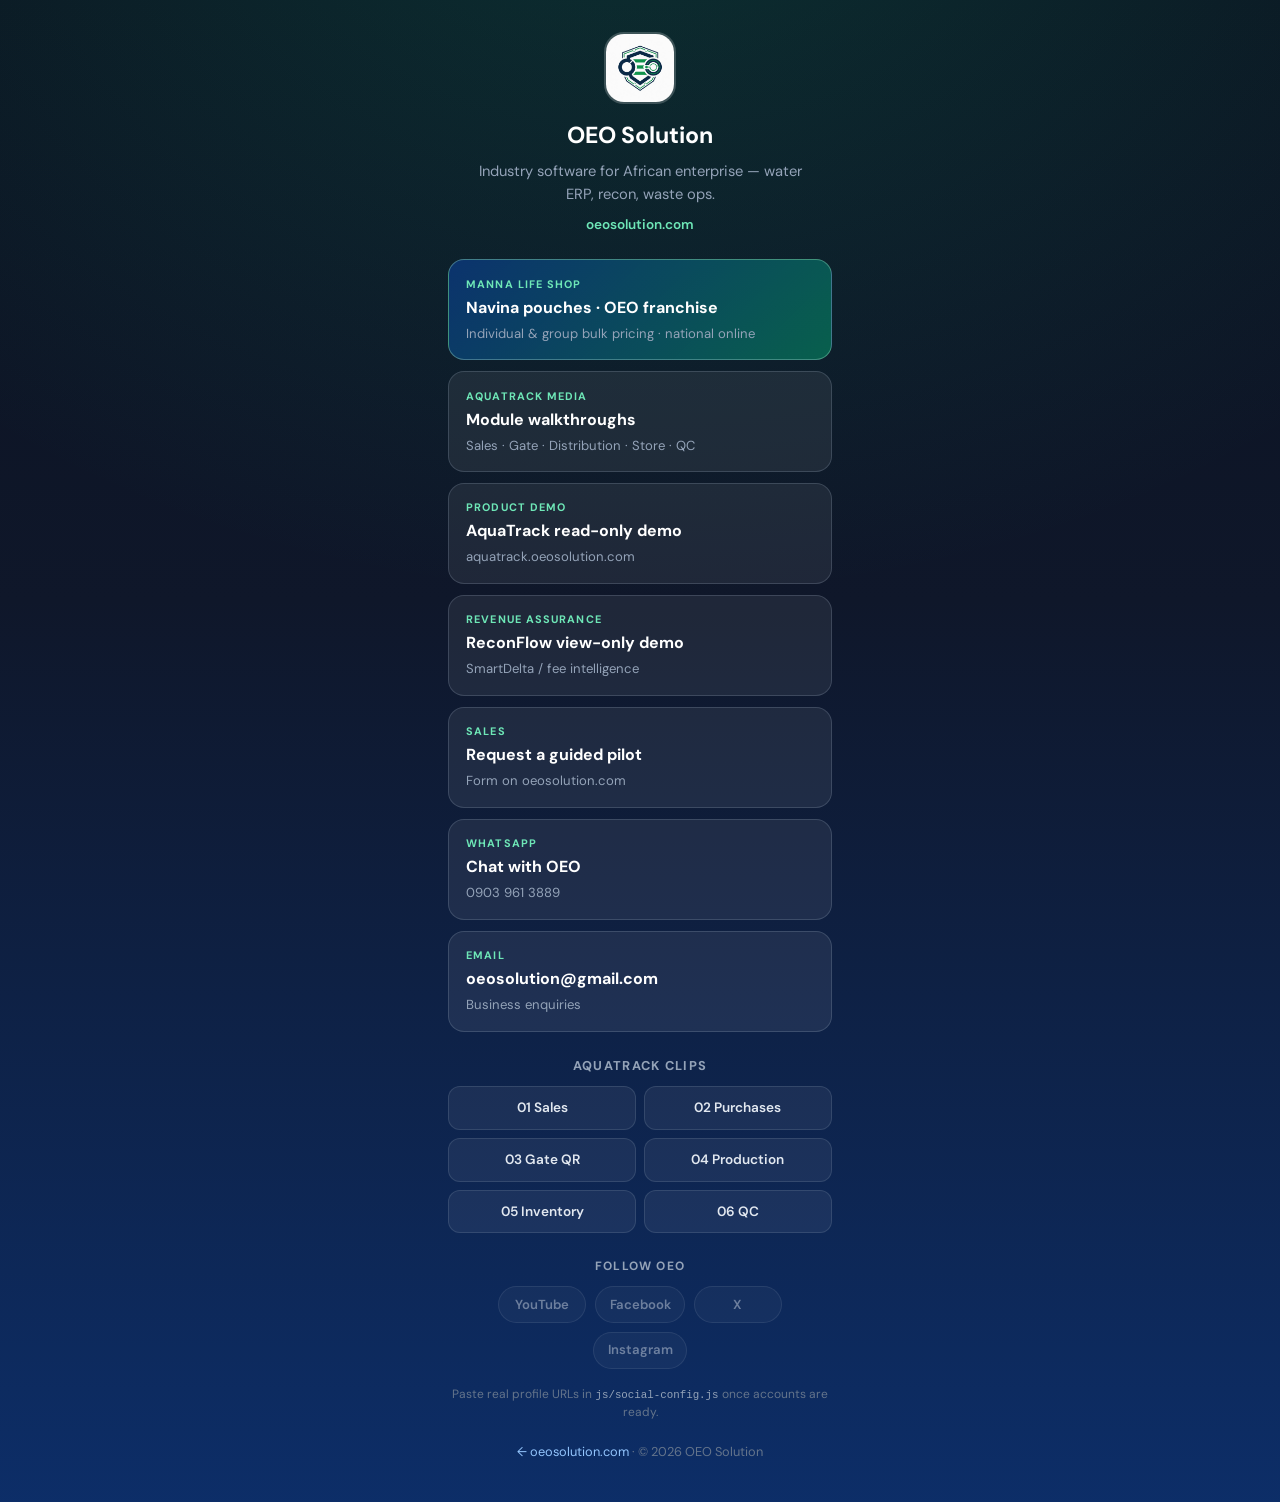
<file: links/index.html>
<!DOCTYPE html>
<html lang="en">
<head>
  <meta charset="UTF-8" />
  <meta name="viewport" content="width=device-width, initial-scale=1" />
  <title>OEO Solution — Links</title>
  <meta name="description" content="Official OEO Solution links: AquaTrack demos, module walkthroughs, ReconFlow, contact, and social channels." />
  <link rel="canonical" href="https://oeosolution.com/links" />
  <link rel="icon" href="../assets/logo-oeo.svg" type="image/svg+xml" />
  <link rel="preconnect" href="https://fonts.googleapis.com" />
  <link rel="preconnect" href="https://fonts.gstatic.com" crossorigin />
  <link href="https://fonts.googleapis.com/css2?family=DM+Sans:ital,opsz,wght@0,9..40,400;0,9..40,500;0,9..40,600;0,9..40,700;1,9..40,400&family=Instrument+Serif:ital@0;1&display=swap" rel="stylesheet" />
  <link rel="stylesheet" href="../styles.css" />
</head>
<body class="links-body">
  <main class="links-shell">
    <header class="links-header">
      <img class="links-logo" src="../assets/logo-oeo-mark.jpg" alt="OEO Solution" width="72" height="72" />
      <h1>OEO Solution</h1>
      <p>Industry software for African enterprise — water ERP, recon, waste ops.</p>
      <p class="links-handle">oeosolution.com</p>
    </header>

    <section class="links-stack" aria-label="Primary links">
      <a class="link-card primary" href="../shop/">
        <span class="link-kicker">Manna Life shop</span>
        <strong>Navina pouches · OEO franchise</strong>
        <span>Individual &amp; group bulk pricing · national online</span>
      </a>
      <a class="link-card" href="../aquatrack/">
        <span class="link-kicker">AquaTrack media</span>
        <strong>Module walkthroughs</strong>
        <span>Sales · Gate · Distribution · Store · QC</span>
      </a>
      <a class="link-card" href="https://aquatrack.oeosolution.com/login" target="_blank" rel="noopener">
        <span class="link-kicker">Product demo</span>
        <strong>AquaTrack read-only demo</strong>
        <span>aquatrack.oeosolution.com</span>
      </a>
      <a class="link-card" href="https://reconciliation-stable-saas.vercel.app/login" target="_blank" rel="noopener">
        <span class="link-kicker">Revenue assurance</span>
        <strong>ReconFlow view-only demo</strong>
        <span>SmartDelta / fee intelligence</span>
      </a>
      <a class="link-card" href="../#pilot-form">
        <span class="link-kicker">Sales</span>
        <strong>Request a guided pilot</strong>
        <span>Form on oeosolution.com</span>
      </a>
      <a class="link-card" href="https://wa.me/2349039613889?text=Hello%20OEO%20Solution%2C%20I%20found%20you%20via%20your%20link%20hub." target="_blank" rel="noopener">
        <span class="link-kicker">WhatsApp</span>
        <strong>Chat with OEO</strong>
        <span>0903 961 3889</span>
      </a>
      <a class="link-card" href="mailto:oeosolution@gmail.com">
        <span class="link-kicker">Email</span>
        <strong>oeosolution@gmail.com</strong>
        <span>Business enquiries</span>
      </a>
    </section>

    <section class="links-modules" aria-label="AquaTrack modules">
      <h2>AquaTrack clips</h2>
      <div class="links-module-grid">
        <a href="../aquatrack/#sales">01 Sales</a>
        <a href="../aquatrack/#purchases">02 Purchases</a>
        <a href="../aquatrack/#gate-qr">03 Gate QR</a>
        <a href="../aquatrack/#production">04 Production</a>
        <a href="../aquatrack/#inventory">05 Inventory</a>
        <a href="../aquatrack/#qc">06 QC</a>
      </div>
    </section>

    <section class="links-social" aria-label="Social">
      <p class="links-social-label">Follow OEO</p>
      <div class="social-row social-row-center">
        <a class="social-btn" data-social="youtube" href="#" target="_blank" rel="noopener">YouTube</a>
        <a class="social-btn" data-social="facebook" href="#" target="_blank" rel="noopener">Facebook</a>
        <a class="social-btn" data-social="x" href="#" target="_blank" rel="noopener">X</a>
        <a class="social-btn" data-social="instagram" href="#" target="_blank" rel="noopener">Instagram</a>
      </div>
      <p class="links-note">
        Paste real profile URLs in <code>js/social-config.js</code> once accounts are ready.
      </p>
    </section>

    <p class="links-foot">
      <a href="../">← oeosolution.com</a>
      · © <span id="y"></span> OEO Solution
    </p>
  </main>

  <script src="../js/social-config.js"></script>
  <script>
    document.getElementById('y').textContent = new Date().getFullYear();
    if (window.OEO_SOCIAL && typeof window.OEO_SOCIAL.apply === 'function') {
      window.OEO_SOCIAL.apply();
    }
  </script>
</body>
</html>
</file>
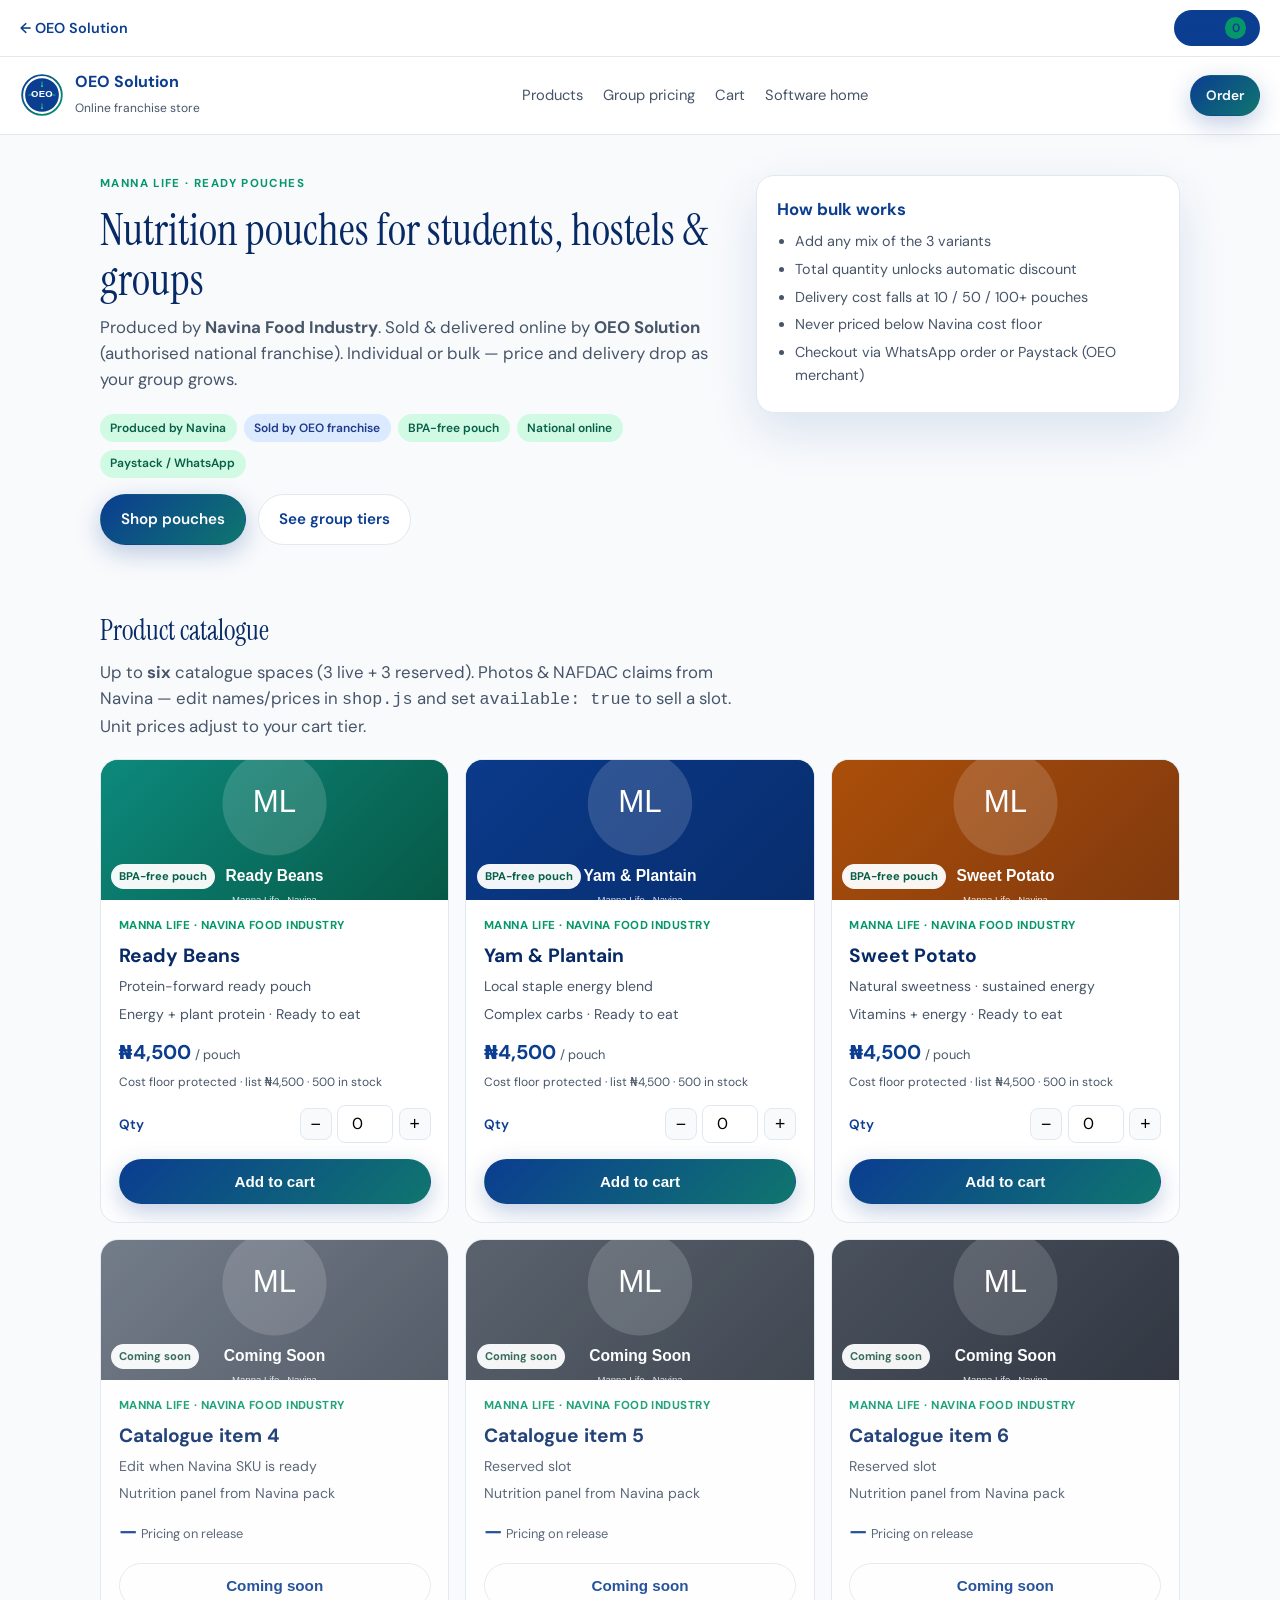
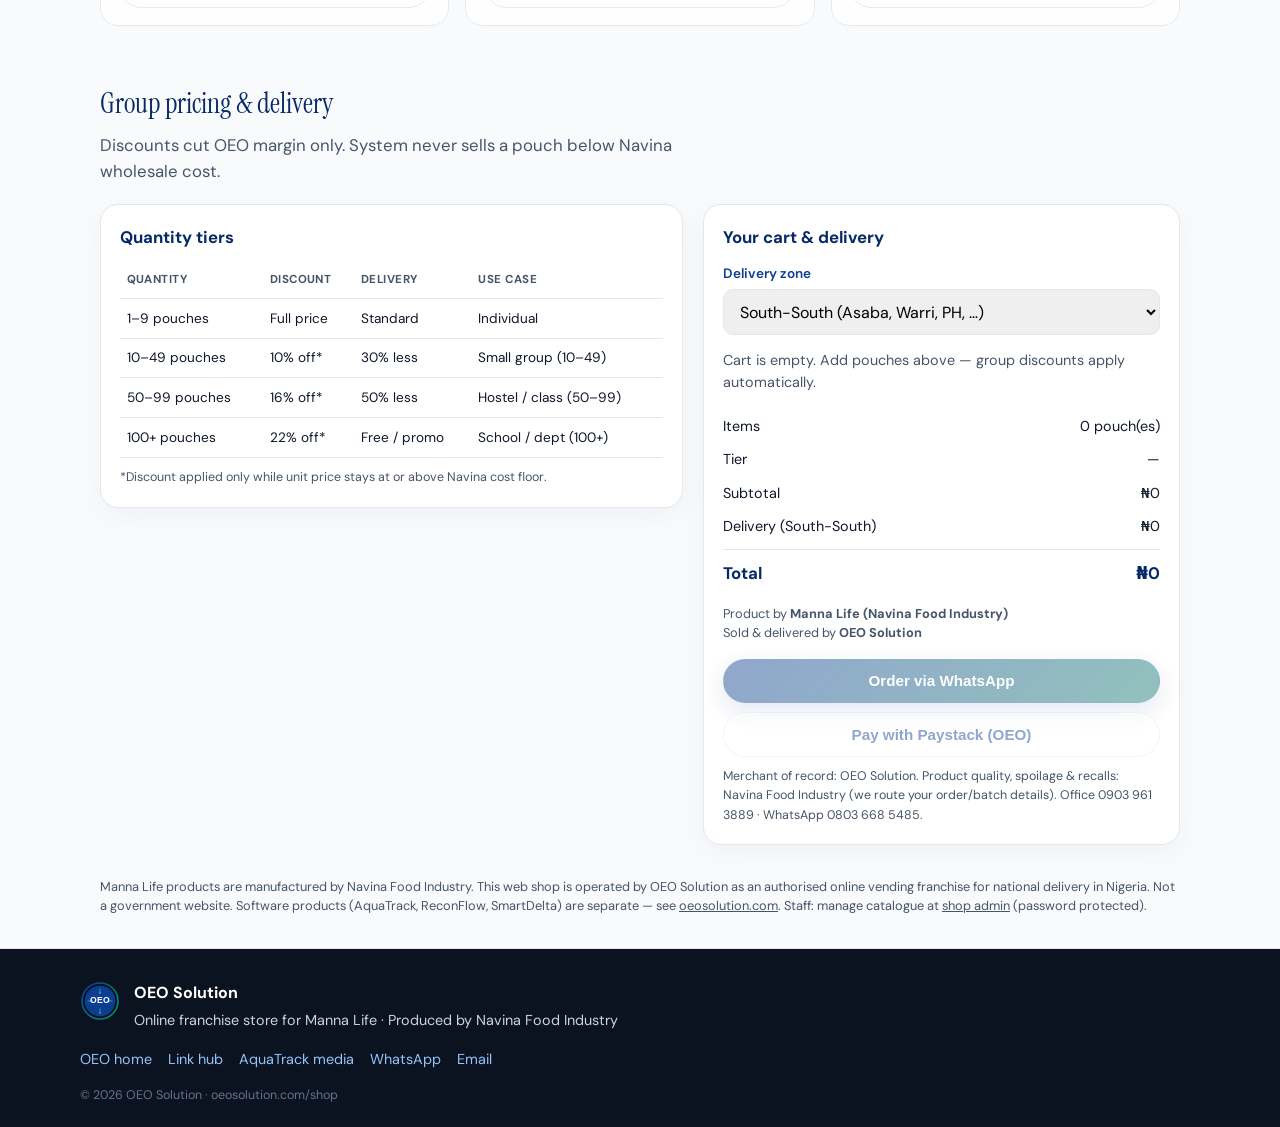
<file: shop/index.html>
<!DOCTYPE html>
<html lang="en">
<head>
  <meta charset="UTF-8" />
  <meta name="viewport" content="width=device-width, initial-scale=1" />
  <title>Manna Life Shop — Navina products · OEO online franchise</title>
  <meta name="description" content="Manna Life ready pouches by Navina Food Industry. Official online franchise store — OEO Solution. Individual and group bulk pricing, national delivery." />
  <link rel="canonical" href="https://oeosolution.com/shop/" />
  <link rel="icon" href="../assets/logo-oeo.svg" type="image/svg+xml" />
  <link rel="preconnect" href="https://fonts.googleapis.com" />
  <link rel="preconnect" href="https://fonts.gstatic.com" crossorigin />
  <link href="https://fonts.googleapis.com/css2?family=DM+Sans:ital,opsz,wght@0,9..40,400;0,9..40,500;0,9..40,600;0,9..40,700;1,9..40,400&family=Instrument+Serif:ital@0;1&display=swap" rel="stylesheet" />
  <link rel="stylesheet" href="../styles.css" />
  <link rel="stylesheet" href="shop.css" />
</head>
<body>
  <div class="shop-sticky-bar">
    <a href="../">← OEO Solution</a>
    <a class="shop-cart-pill" href="#cart">
      Cart <span id="cartBadge">0</span>
    </a>
  </div>

  <header class="site-header" style="position:relative">
    <a class="brand" href="../" aria-label="OEO Solution home">
      <img src="../assets/logo-oeo.svg" alt="OEO logo" width="44" height="44" />
      <span>
        <strong>OEO Solution</strong>
        <small>Online franchise store</small>
      </span>
    </a>
    <nav class="nav">
      <a href="#products">Products</a>
      <a href="#pricing">Group pricing</a>
      <a href="#cart">Cart</a>
      <a href="../">Software home</a>
    </nav>
    <a class="btn btn-primary btn-sm" href="#cart">Order</a>
  </header>

  <main>
    <section class="shop-hero">
      <div>
        <p class="eyebrow">Manna Life · Ready pouches</p>
        <h1>Nutrition pouches for students, hostels &amp; groups</h1>
        <p class="lead">
          Produced by <strong>Navina Food Industry</strong>.
          Sold &amp; delivered online by <strong>OEO Solution</strong> (authorised national franchise).
          Individual or bulk — price and delivery drop as your group grows.
        </p>
        <div class="shop-trust">
          <span>Produced by Navina</span>
          <span class="alt">Sold by OEO franchise</span>
          <span>BPA-free pouch</span>
          <span>National online</span>
          <span>Paystack / WhatsApp</span>
        </div>
        <div class="hero-cta">
          <a class="btn btn-primary" href="#products">Shop pouches</a>
          <a class="btn btn-ghost" href="#pricing">See group tiers</a>
        </div>
      </div>
      <aside class="shop-hero-card">
        <h2>How bulk works</h2>
        <ul>
          <li>Add any mix of the 3 variants</li>
          <li>Total quantity unlocks automatic discount</li>
          <li>Delivery cost falls at 10 / 50 / 100+ pouches</li>
          <li>Never priced below Navina cost floor</li>
          <li>Checkout via WhatsApp order or Paystack (OEO merchant)</li>
        </ul>
      </aside>
    </section>

    <section class="shop-section" id="products">
      <h2>Product catalogue</h2>
      <p class="lead">
        Up to <strong>six</strong> catalogue spaces (3 live + 3 reserved). Photos &amp; NAFDAC claims from Navina —
        edit names/prices in <code>shop.js</code> and set <code>available: true</code> to sell a slot.
        Unit prices adjust to your cart tier.
      </p>
      <div class="shop-grid" id="productGrid"></div>
    </section>

    <section class="shop-section" id="pricing">
      <h2>Group pricing &amp; delivery</h2>
      <p class="lead">
        Discounts cut OEO margin only. System never sells a pouch below Navina wholesale cost.
      </p>
      <div class="shop-layout">
        <div class="shop-panel">
          <h3>Quantity tiers</h3>
          <div id="tierTable"></div>
        </div>
        <div class="shop-panel" id="cart">
          <h3>Your cart &amp; delivery</h3>
          <div class="shop-field">
            <label for="zoneSelect">Delivery zone</label>
            <select id="zoneSelect" name="zoneSelect" autocomplete="address-level2"></select>
          </div>
          <div id="cartLines"></div>
          <div id="cartSummary"></div>
          <div class="cart-actions">
            <button type="button" class="btn btn-primary" id="btnWhatsApp" disabled>
              Order via WhatsApp
            </button>
            <button type="button" class="btn btn-ghost" id="btnPaystack" disabled>
              Pay with Paystack (OEO)
            </button>
          </div>
          <p class="shop-fine">
            Merchant of record: OEO Solution. Product quality, spoilage &amp; recalls: Navina Food Industry
            (we route your order/batch details). Office 0903 961 3889 · WhatsApp 0803 668 5485.
          </p>
        </div>
      </div>
    </section>

    <p class="shop-legal">
      Manna Life products are manufactured by Navina Food Industry. This web shop is operated by OEO Solution
      as an authorised online vending franchise for national delivery in Nigeria. Not a government website.
      Software products (AquaTrack, ReconFlow, SmartDelta) are separate — see
      <a href="../">oeosolution.com</a>.
      Staff: manage catalogue at <a href="admin/">shop admin</a> (password protected).
    </p>
  </main>

  <footer class="site-footer">
    <div class="footer-brand">
      <img src="../assets/logo-oeo.svg" alt="" width="40" height="40" />
      <div>
        <strong>OEO Solution</strong>
        <p>Online franchise store for Manna Life · Produced by Navina Food Industry</p>
      </div>
    </div>
    <div class="footer-links">
      <a href="../">OEO home</a>
      <a href="../links/">Link hub</a>
      <a href="../aquatrack/">AquaTrack media</a>
      <a href="https://wa.me/2348036685485" target="_blank" rel="noopener">WhatsApp</a>
      <a href="mailto:oeosolution@gmail.com">Email</a>
    </div>
    <p class="fine">© <span id="year"></span> OEO Solution · oeosolution.com/shop</p>
  </footer>

  <script src="shop.js"></script>
</body>
</html>
</file>
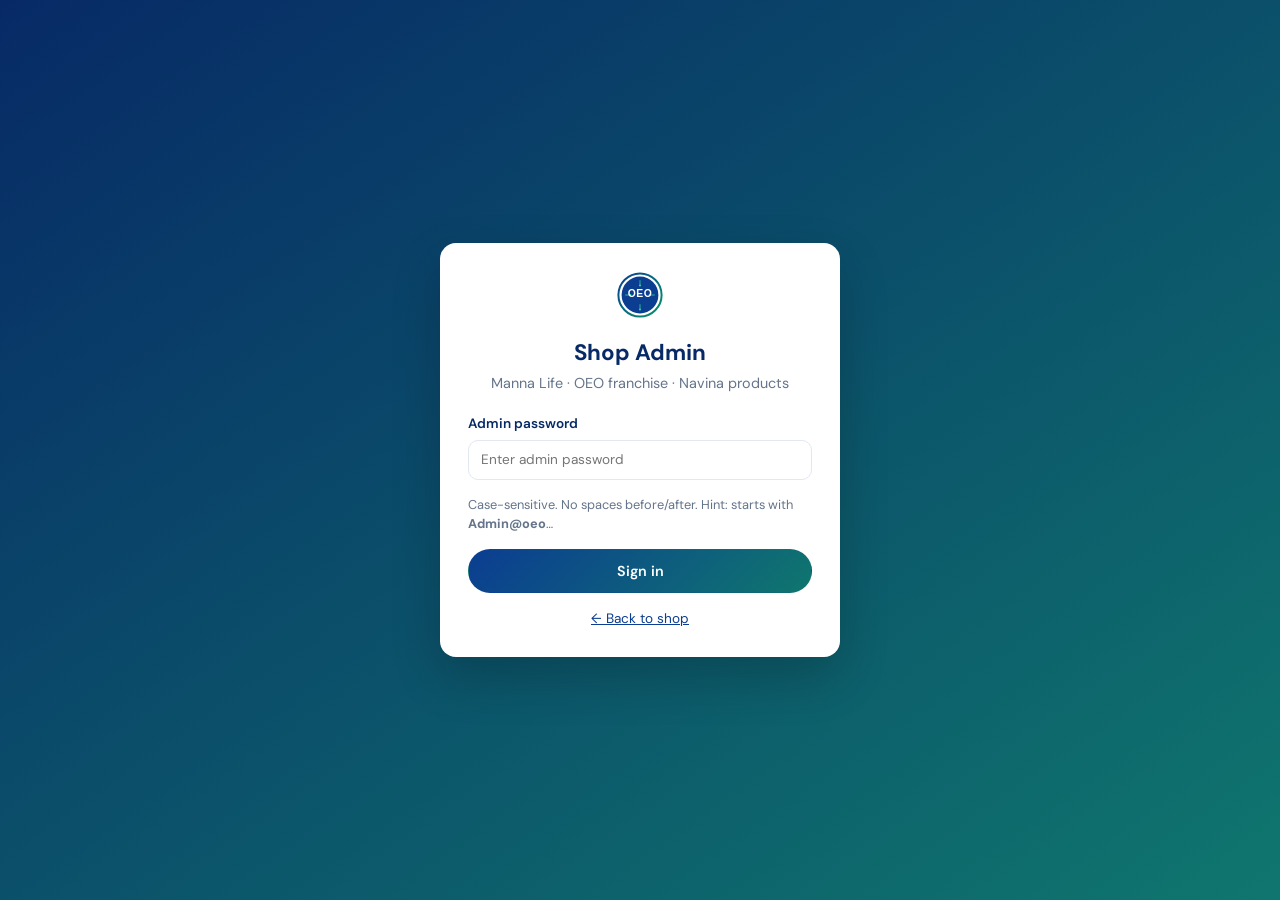
<file: shop/admin/index.html>
<!DOCTYPE html>
<html lang="en">
<head>
  <meta charset="UTF-8" />
  <meta name="viewport" content="width=device-width, initial-scale=1" />
  <meta name="robots" content="noindex, nofollow" />
  <title>Manna Life Shop Admin — OEO</title>
  <link rel="icon" href="../../assets/logo-oeo.svg" type="image/svg+xml" />
  <link rel="preconnect" href="https://fonts.googleapis.com" />
  <link href="https://fonts.googleapis.com/css2?family=DM+Sans:wght@400;500;600;700&display=swap" rel="stylesheet" />
  <link rel="stylesheet" href="admin.css" />
</head>
<body>
  <div id="loginGate" class="gate">
    <div class="gate-card">
      <img src="../../assets/logo-oeo.svg" alt="" width="48" height="48" />
      <h1>Shop Admin</h1>
      <p>Manna Life · OEO franchise · Navina products</p>
      <label class="field">
        <span>Admin password</span>
        <input type="password" id="adminPassword" name="adminPassword" autocomplete="current-password" placeholder="Enter admin password" />
      </label>
      <p class="hint" style="text-align:left;margin:0 0 0.75rem;font-size:0.8rem;color:#64748b">
        Case-sensitive. No spaces before/after. Hint: starts with <strong>Admin@oeo</strong>…
      </p>
      <p id="loginError" class="error" hidden></p>
      <button type="button" class="btn primary" id="btnLogin" onclick="window.__mannaAdminLogin && window.__mannaAdminLogin()">Sign in</button>
      <a class="back" href="../">← Back to shop</a>
    </div>
  </div>

  <div id="adminApp" class="admin hidden" hidden>
    <header class="admin-top">
      <div>
        <strong>Manna Life Admin</strong>
        <span id="configSource" class="muted"></span>
      </div>
      <div class="admin-top-actions">
        <a href="../" target="_blank" rel="noopener">Open shop</a>
        <button type="button" class="btn ghost" id="btnLogout">Log out</button>
      </div>
    </header>

    <div class="banner">
      <strong>How publish works:</strong> Save → Download <code>products-config.json</code> → replace
      <code>shop/products-config.json</code> in the project → <code>git push</code> → Render redeploys (2–5 min).
      Use <em>Preview on this browser</em> to test without publishing.
    </div>

    <section class="panel actions-bar">
      <h2>Quick actions</h2>
      <div class="actions">
        <button type="button" class="btn primary" id="btnSaveLocalTop">Save &amp; preview on this browser</button>
        <button type="button" class="btn" id="btnDownloadTop">Download products-config.json</button>
      </div>
      <p class="hint">Same as the buttons at the bottom. After Save, open the shop in a new tab to see your changes (this browser only).</p>
    </section>

    <section class="panel">
      <h2>Store settings</h2>
      <div class="grid-2">
        <label class="field"><span>WhatsApp (with country code, no +)</span><input id="cfgWhatsapp" name="cfgWhatsapp" autocomplete="tel" /></label>
        <label class="field"><span>Delivery base (₦)</span><input id="cfgDelivery" name="cfgDelivery" type="number" min="0" step="100" inputmode="numeric" /></label>
        <label class="field"><span>Paystack public key (optional)</span><input id="cfgPaystack" name="cfgPaystack" autocomplete="off" placeholder="pk_live_… or pk_test_…" /></label>
        <label class="field"><span>Franchise name on cart</span><input id="cfgFranchise" name="cfgFranchise" autocomplete="organization" /></label>
      </div>
    </section>

    <section class="panel">
      <h2>Bulk tiers (group quantity discounts)</h2>
      <div class="table-wrap">
        <table>
          <thead>
            <tr>
              <th>Min qty</th>
              <th>Unit discount (0–0.5)</th>
              <th>Delivery factor (0–1)</th>
              <th>Label</th>
            </tr>
          </thead>
          <tbody id="tierBody"></tbody>
        </table>
      </div>
      <p class="hint">Example: 0.1 = 10% off list. Delivery 0 = free. Discounts never go below each product’s cost floor.</p>
    </section>

    <section class="panel">
      <h2>Catalogue (6 slots)</h2>
      <div id="productForms" class="product-forms"></div>
    </section>

    <section class="panel sticky-actions">
      <h2>Save &amp; publish</h2>
      <div class="actions">
        <button type="button" class="btn primary" id="btnSaveLocal">Save &amp; preview on this browser</button>
        <button type="button" class="btn" id="btnDownload">Download products-config.json</button>
        <button type="button" class="btn ghost" id="btnClearLocal">Clear browser preview (use live file)</button>
        <label class="btn ghost file-btn">
          Import JSON
          <input type="file" id="importFile" name="importFile" accept="application/json,.json" hidden />
        </label>
      </div>
      <p id="statusMsg" class="status" hidden></p>
      <ol class="publish-steps">
        <li>Click <strong>Download products-config.json</strong></li>
        <li>Copy it over <code>oeosolution-home/shop/products-config.json</code></li>
        <li>If you changed pictures: put files in <code>shop/images/</code> (names match <code>image</code> field)</li>
        <li>
          <code>git add shop/ &amp;&amp; git commit -m "Update shop catalogue" &amp;&amp; git push</code>
        </li>
        <li>Wait for Render → hard refresh shop</li>
      </ol>
    </section>
  </div>

  <script src="admin.js"></script>
</body>
</html>
</file>
<file: styles.css>
:root {
  --navy: #0b3d91;
  --navy-deep: #072a66;
  --emerald: #059669;
  --emerald-soft: #d1fae5;
  --ink: #0f172a;
  --muted: #475569;
  --line: #e2e8f0;
  --bg: #f8fafc;
  --white: #ffffff;
  --shadow: 0 18px 50px rgba(11, 61, 145, 0.12);
  --radius: 18px;
  --max: 1120px;
}

* { box-sizing: border-box; }
html { scroll-behavior: smooth; }
body {
  margin: 0;
  font-family: "DM Sans", system-ui, sans-serif;
  color: var(--ink);
  background: var(--bg);
  line-height: 1.55;
}
a { color: inherit; }
img { max-width: 100%; display: block; }

.site-header {
  position: sticky;
  top: 0;
  z-index: 40;
  display: flex;
  align-items: center;
  justify-content: space-between;
  gap: 1rem;
  padding: 0.85rem 1.25rem;
  background: rgba(255,255,255,0.92);
  backdrop-filter: blur(12px);
  border-bottom: 1px solid var(--line);
}
.brand {
  display: flex;
  align-items: center;
  gap: 0.7rem;
  text-decoration: none;
}
.brand strong { display: block; font-size: 1rem; color: var(--navy); }
.brand small { color: var(--muted); font-size: 0.75rem; }
.nav {
  display: none;
  gap: 1.25rem;
  font-size: 0.92rem;
  color: var(--muted);
}
.nav a { text-decoration: none; }
.nav a:hover { color: var(--navy); }

.btn {
  display: inline-flex;
  align-items: center;
  justify-content: center;
  gap: 0.4rem;
  border-radius: 999px;
  padding: 0.8rem 1.25rem;
  font-weight: 600;
  font-size: 0.95rem;
  text-decoration: none;
  border: 1px solid transparent;
  transition: 0.15s ease;
  cursor: pointer;
}
.btn-sm { padding: 0.55rem 0.95rem; font-size: 0.85rem; }
.btn-primary {
  background: linear-gradient(135deg, var(--navy), #0f766e);
  color: white;
  box-shadow: 0 8px 24px rgba(11, 61, 145, 0.25);
}
.btn-primary:hover { transform: translateY(-1px); }
.btn-ghost {
  background: white;
  border-color: var(--line);
  color: var(--navy);
}
.btn-light {
  background: white;
  color: var(--navy-deep);
}

.hero {
  max-width: var(--max);
  margin: 0 auto;
  padding: 2.5rem 1.25rem 1rem;
  display: grid;
  gap: 1.75rem;
}
.eyebrow {
  text-transform: uppercase;
  letter-spacing: 0.12em;
  font-size: 0.72rem;
  font-weight: 700;
  color: var(--emerald);
  margin: 0 0 0.75rem;
}
.hero h1 {
  font-family: "Instrument Serif", Georgia, serif;
  font-weight: 400;
  font-size: clamp(2.2rem, 5vw, 3.5rem);
  line-height: 1.12;
  margin: 0 0 1rem;
  color: var(--navy-deep);
}
.hero h1 em {
  font-style: italic;
  color: var(--emerald);
  display: block;
}
.lead {
  font-size: 1.05rem;
  color: var(--muted);
  max-width: 38rem;
  margin: 0 0 1.4rem;
}
.hero-cta { display: flex; flex-wrap: wrap; gap: 0.75rem; margin-bottom: 1.5rem; }
.hero-stats {
  list-style: none;
  display: grid;
  grid-template-columns: repeat(3, minmax(0, 1fr));
  gap: 0.75rem;
  padding: 0;
  margin: 0;
}
.hero-stats li {
  background: white;
  border: 1px solid var(--line);
  border-radius: 14px;
  padding: 0.85rem;
}
.hero-stats strong { display: block; color: var(--navy); font-size: 0.95rem; }
.hero-stats span { color: var(--muted); font-size: 0.8rem; }

.hero-card {
  background: white;
  border-radius: calc(var(--radius) + 4px);
  padding: 1.4rem;
  box-shadow: var(--shadow);
  border: 1px solid #dbeafe;
  position: relative;
  overflow: hidden;
}
.hero-card::before {
  content: "";
  position: absolute;
  inset: 0 auto auto 0;
  width: 100%;
  height: 5px;
  background: linear-gradient(90deg, var(--navy), var(--emerald));
}
.hero-logo {
  width: 88px;
  height: 88px;
  object-fit: cover;
  border-radius: 20px;
  margin-bottom: 0.85rem;
  border: 1px solid var(--line);
}
.hero-badge {
  display: inline-block;
  background: var(--navy);
  color: white;
  font-weight: 800;
  letter-spacing: 0.14em;
  font-size: 0.75rem;
  padding: 0.35rem 0.65rem;
  border-radius: 999px;
  margin-bottom: 0.75rem;
}
.hero-card h2 { margin: 0 0 0.5rem; font-size: 1.35rem; color: var(--navy-deep); }
.hero-card p { color: var(--muted); margin: 0 0 1rem; }
.pill-row { display: flex; flex-wrap: wrap; gap: 0.45rem; }
.pill {
  background: var(--emerald-soft);
  color: #065f46;
  font-size: 0.75rem;
  font-weight: 600;
  padding: 0.35rem 0.65rem;
  border-radius: 999px;
}

.section {
  max-width: var(--max);
  margin: 0 auto;
  padding: 3rem 1.25rem;
}
.section-head { max-width: 40rem; margin-bottom: 1.75rem; }
.section-head h2 {
  font-family: "Instrument Serif", Georgia, serif;
  font-weight: 400;
  font-size: clamp(1.8rem, 3.5vw, 2.5rem);
  margin: 0 0 0.6rem;
  color: var(--navy-deep);
}
.section-head p { color: var(--muted); margin: 0; }
.section-head.light h2,
.section-head.light .eyebrow { color: white; }
.section-head.light p { color: #cbd5e1; }

.cards {
  display: grid;
  gap: 1rem;
}
.card {
  background: white;
  border: 1px solid var(--line);
  border-radius: var(--radius);
  padding: 1.35rem;
}
.card.featured {
  border-color: #93c5fd;
  box-shadow: var(--shadow);
  background: linear-gradient(180deg, #ffffff 0%, #f0f9ff 100%);
}
.card-tag {
  display: inline-block;
  font-size: 0.7rem;
  font-weight: 700;
  letter-spacing: 0.08em;
  text-transform: uppercase;
  color: white;
  background: var(--emerald);
  padding: 0.3rem 0.55rem;
  border-radius: 999px;
  margin-bottom: 0.75rem;
}
.card-tag.alt { background: var(--navy); }
.card h3 { margin: 0 0 0.25rem; color: var(--navy-deep); font-size: 1.25rem; }
.card-sub { color: var(--emerald); font-weight: 600; font-size: 0.9rem; margin: 0 0 0.75rem; }
.card p { color: var(--muted); margin: 0 0 0.85rem; }
.card ul {
  margin: 0 0 1.1rem;
  padding-left: 1.1rem;
  color: var(--ink);
  font-size: 0.92rem;
}
.card li { margin-bottom: 0.3rem; }
.media-bullets {
  list-style: none !important;
  padding-left: 0 !important;
  display: grid;
  gap: 0.35rem;
  margin-bottom: 1rem !important;
}
.media-bullets a {
  display: block;
  text-decoration: none;
  color: var(--navy);
  font-weight: 600;
  font-size: 0.9rem;
  padding: 0.4rem 0.65rem;
  border-radius: 10px;
  background: rgba(11, 61, 145, 0.05);
  border: 1px solid transparent;
}
.media-bullets a:hover {
  border-color: #93c5fd;
  background: #eff6ff;
}

.band {
  max-width: none;
  background: linear-gradient(145deg, var(--navy-deep), #0f766e 70%, #047857);
  color: white;
  padding: 3.25rem 1.25rem;
}
.band .section-head,
.band .grid-3 {
  max-width: var(--max);
  margin-left: auto;
  margin-right: auto;
}
.grid-3 {
  display: grid;
  gap: 1rem;
}
.grid-3 h3 { margin: 0 0 0.4rem; font-size: 1.05rem; }
.grid-3 p { margin: 0; color: #dbeafe; font-size: 0.95rem; }
.grid-3 > div {
  background: rgba(255,255,255,0.08);
  border: 1px solid rgba(255,255,255,0.12);
  border-radius: 16px;
  padding: 1.1rem;
}

.industry-row {
  display: grid;
  gap: 1rem;
}
.industry {
  background: white;
  border-radius: var(--radius);
  border: 1px solid var(--line);
  padding: 1.2rem;
}
.industry h3 { margin: 0 0 0.4rem; color: var(--navy); }
.industry p { margin: 0; color: var(--muted); }

.pilot-grid {
  display: grid;
  gap: 1.25rem;
}
.pilot-form {
  background: white;
  border: 1px solid #bfdbfe;
  border-radius: 20px;
  padding: 1.35rem;
  box-shadow: var(--shadow);
  display: grid;
  gap: 0.85rem;
}
.pilot-form label {
  display: grid;
  gap: 0.35rem;
  font-size: 0.88rem;
  font-weight: 600;
  color: var(--navy-deep);
}
.pilot-form label span { color: #dc2626; }
.pilot-form input,
.pilot-form select,
.pilot-form textarea {
  font: inherit;
  font-weight: 400;
  color: var(--ink);
  border: 1px solid var(--line);
  border-radius: 12px;
  padding: 0.7rem 0.85rem;
  background: #fff;
}
.pilot-form input:focus,
.pilot-form select:focus,
.pilot-form textarea:focus {
  outline: 2px solid #93c5fd;
  border-color: #3b82f6;
}
.contact-card {
  background: linear-gradient(160deg, #0b3d91, #0f766e);
  color: #e2e8f0;
  border-radius: 20px;
  padding: 1.4rem;
}
.contact-card h3 { margin: 0 0 0.5rem; color: #fff; }
.contact-card a { color: #a7f3d0; }
.contact-lead { color: #cbd5e1; font-size: 0.92rem; }
.contact-card .btn-ghost {
  margin-top: 0.5rem;
  background: rgba(255,255,255,0.12);
  border-color: rgba(255,255,255,0.25);
  color: #fff;
}
.contact-card .demo-note { color: #bfdbfe !important; }
.form-status {
  margin: 0;
  font-size: 0.88rem;
  padding: 0.65rem 0.75rem;
  border-radius: 10px;
}
.form-status.ok { background: #ecfdf5; color: #065f46; }
.form-status.err { background: #fef2f2; color: #991b1b; }
@media (min-width: 800px) {
  .pilot-grid { grid-template-columns: 1.25fr 0.9fr; align-items: start; }
}

.demo-pair {
  display: grid;
  gap: 1.25rem;
}
@media (min-width: 900px) {
  .demo-pair { grid-template-columns: 1fr 1fr; }
}
.demo-box {
  display: grid;
  gap: 1rem;
  background: white;
  border: 1px solid #bbf7d0;
  border-radius: 20px;
  padding: 1.4rem;
  box-shadow: var(--shadow);
  align-content: start;
}
.demo-box.recon {
  border-color: #bfdbfe;
  background: linear-gradient(180deg, #ffffff 0%, #f0f9ff 100%);
}
.demo-box h3 {
  margin: 0.35rem 0 0.25rem;
  color: var(--navy-deep);
  font-size: 1.15rem;
}
.demo-creds p { margin: 0 0 0.85rem; color: var(--ink); }
.demo-creds code {
  display: inline-block;
  margin-top: 0.25rem;
  padding: 0.35rem 0.55rem;
  background: #f1f5f9;
  border-radius: 8px;
  font-size: 0.95rem;
}
.demo-note {
  color: var(--muted) !important;
  font-size: 0.9rem !important;
}
.demo-actions { display: flex; flex-wrap: wrap; gap: 0.65rem; align-items: center; }
.fine-inline {
  width: 100%;
  margin: 0.5rem 0 0;
  font-size: 0.85rem;
  color: var(--muted);
}
@media (min-width: 800px) {
  .demo-box { grid-template-columns: 1.2fr 1fr; align-items: center; }
}

.cta-band {
  max-width: var(--max);
  margin: 0 auto 2rem;
  padding: 1.6rem;
  border-radius: 24px;
  background: white;
  border: 1px solid #bfdbfe;
  box-shadow: var(--shadow);
  display: grid;
  gap: 1rem;
}
.cta-band h2 {
  font-family: "Instrument Serif", Georgia, serif;
  font-weight: 400;
  font-size: 1.9rem;
  margin: 0 0 0.4rem;
  color: var(--navy-deep);
}
.cta-band p { margin: 0; color: var(--muted); }
.cta-actions { display: flex; flex-wrap: wrap; gap: 0.65rem; }

.site-footer {
  border-top: 1px solid var(--line);
  background: #0b1220;
  color: #cbd5e1;
  padding: 2rem 1.25rem 1.5rem;
}
.footer-brand {
  display: flex;
  gap: 0.85rem;
  align-items: flex-start;
  max-width: var(--max);
  margin: 0 auto 1rem;
}
.footer-brand strong { color: white; display: block; margin-bottom: 0.25rem; }
.footer-brand p { margin: 0; font-size: 0.9rem; }
.footer-links {
  max-width: var(--max);
  margin: 0 auto 1rem;
  display: flex;
  flex-wrap: wrap;
  gap: 1rem;
}
.footer-links a { color: #93c5fd; text-decoration: none; font-size: 0.9rem; }
.fine {
  max-width: var(--max);
  margin: 0 auto;
  font-size: 0.78rem;
  color: #64748b;
}

@media (min-width: 800px) {
  .nav { display: flex; }
  .hero {
    grid-template-columns: 1.15fr 0.85fr;
    align-items: center;
    padding-top: 3.5rem;
  }
  .cards { grid-template-columns: repeat(3, minmax(0, 1fr)); }
  .grid-3 { grid-template-columns: repeat(3, minmax(0, 1fr)); }
  .industry-row { grid-template-columns: repeat(3, minmax(0, 1fr)); }
  .cta-band {
    grid-template-columns: 1.4fr auto;
    align-items: center;
  }
}

@media (max-width: 799px) {
  .site-header .btn-sm { display: none; }
  .hero-stats { grid-template-columns: 1fr; }
}

/* —— AquaTrack media page —— */
.page-hero { padding-bottom: 0.5rem; }
.page-title {
  font-family: "Instrument Serif", Georgia, serif;
  font-weight: 400;
  font-size: clamp(2rem, 4vw, 2.75rem);
  line-height: 1.15;
  margin: 0 0 0.75rem;
  color: var(--navy-deep);
}
.inline-code {
  font-size: 0.85em;
  background: #f1f5f9;
  padding: 0.15rem 0.4rem;
  border-radius: 6px;
  color: var(--navy);
}
.module-jump { padding-top: 0.5rem; padding-bottom: 0.5rem; }
.jump-label {
  margin: 0 0 0.65rem;
  font-size: 0.75rem;
  font-weight: 700;
  letter-spacing: 0.1em;
  text-transform: uppercase;
  color: var(--muted);
}
.jump-chips {
  display: flex;
  flex-wrap: wrap;
  gap: 0.5rem;
}
.jump-chip {
  text-decoration: none;
  font-size: 0.82rem;
  font-weight: 600;
  color: var(--navy);
  background: white;
  border: 1px solid var(--line);
  border-radius: 999px;
  padding: 0.45rem 0.85rem;
  transition: 0.15s ease;
}
.jump-chip:hover {
  border-color: #93c5fd;
  background: #eff6ff;
}
.modules { display: grid; gap: 1.25rem; padding-top: 1.25rem; }
.module-card {
  display: grid;
  gap: 1.25rem;
  background: white;
  border: 1px solid var(--line);
  border-radius: calc(var(--radius) + 2px);
  padding: 1.35rem;
  scroll-margin-top: 5.5rem;
  box-shadow: 0 8px 28px rgba(15, 23, 42, 0.04);
  transition: box-shadow 0.2s ease, border-color 0.2s ease;
}
.module-card.module-flash {
  border-color: #34d399;
  box-shadow: 0 0 0 3px rgba(16, 185, 129, 0.25);
}
.module-num {
  display: inline-block;
  font-size: 0.72rem;
  font-weight: 700;
  letter-spacing: 0.1em;
  text-transform: uppercase;
  color: var(--emerald);
  margin-bottom: 0.4rem;
}
.module-copy h2 {
  margin: 0 0 0.5rem;
  font-size: 1.35rem;
  color: var(--navy-deep);
}
.module-benefit {
  margin: 0 0 0.85rem;
  color: var(--muted);
}
.module-copy ul {
  margin: 0 0 1rem;
  padding-left: 1.1rem;
  color: var(--ink);
  font-size: 0.92rem;
}
.module-copy li { margin-bottom: 0.25rem; }
.module-actions {
  display: flex;
  flex-wrap: wrap;
  gap: 0.5rem;
}
.module-media { min-width: 0; }
.video-frame {
  position: relative;
  width: 100%;
  padding-top: 56.25%;
  border-radius: 14px;
  overflow: hidden;
  background: #0f172a;
  border: 1px solid var(--line);
}
.video-frame iframe,
.video-frame video {
  position: absolute;
  inset: 0;
  width: 100%;
  height: 100%;
  border: 0;
}
.video-frame video {
  object-fit: contain;
  background: #0f172a;
}
.video-frame--native {
  /* keep 16:9 box for native MP4 players */
}
.video-placeholder {
  border-radius: 14px;
  border: 1px dashed #94a3b8;
  background: linear-gradient(160deg, #f8fafc, #ecfdf5);
  padding: 1.5rem 1.25rem;
  min-height: 200px;
  display: grid;
  align-content: center;
  gap: 0.45rem;
}
.video-placeholder-title {
  margin: 0;
  font-weight: 700;
  color: var(--navy-deep);
}
.video-placeholder-hint,
.video-placeholder-share {
  margin: 0;
  font-size: 0.88rem;
  color: var(--muted);
}
.video-placeholder code {
  font-size: 0.82em;
  background: white;
  padding: 0.1rem 0.35rem;
  border-radius: 4px;
}
@media (min-width: 900px) {
  .module-card {
    grid-template-columns: 1fr 1.05fr;
    align-items: center;
  }
}

/* —— Social buttons —— */
.social-row {
  max-width: var(--max);
  margin: 0 auto 1rem;
  display: flex;
  flex-wrap: wrap;
  gap: 0.55rem;
}
.social-row-center { justify-content: center; }
.social-btn {
  display: inline-flex;
  align-items: center;
  justify-content: center;
  min-width: 5.5rem;
  padding: 0.45rem 0.85rem;
  border-radius: 999px;
  font-size: 0.82rem;
  font-weight: 600;
  text-decoration: none;
  color: #e2e8f0;
  background: rgba(255, 255, 255, 0.08);
  border: 1px solid rgba(148, 163, 184, 0.35);
  transition: 0.15s ease;
}
.social-btn:hover:not(.is-disabled) {
  background: rgba(255, 255, 255, 0.14);
  border-color: #93c5fd;
  color: #fff;
}
.social-btn.is-disabled {
  opacity: 0.45;
  cursor: not-allowed;
}
.site-footer .social-btn { color: #e2e8f0; }

/* —— Link-in-bio page —— */
.links-body {
  min-height: 100vh;
  background:
    radial-gradient(ellipse 80% 50% at 50% -10%, rgba(16, 185, 129, 0.18), transparent),
    linear-gradient(180deg, #0b1220 0%, #0f172a 40%, #0b3d91 140%);
  color: #e2e8f0;
}
.links-shell {
  max-width: 420px;
  margin: 0 auto;
  padding: 2rem 1.15rem 2.5rem;
}
.links-header {
  text-align: center;
  margin-bottom: 1.5rem;
}
.links-logo {
  width: 72px;
  height: 72px;
  object-fit: cover;
  border-radius: 20px;
  margin: 0 auto 0.85rem;
  border: 2px solid rgba(255, 255, 255, 0.2);
}
.links-header h1 {
  margin: 0 0 0.4rem;
  font-size: 1.45rem;
  color: #fff;
}
.links-header p {
  margin: 0 auto;
  max-width: 22rem;
  font-size: 0.92rem;
  color: #94a3b8;
}
.links-handle {
  margin-top: 0.55rem !important;
  color: #6ee7b7 !important;
  font-weight: 600;
  font-size: 0.85rem !important;
}
.links-stack {
  display: grid;
  gap: 0.7rem;
  margin-bottom: 1.5rem;
}
.link-card {
  display: grid;
  gap: 0.2rem;
  text-decoration: none;
  color: inherit;
  background: rgba(255, 255, 255, 0.07);
  border: 1px solid rgba(148, 163, 184, 0.25);
  border-radius: 16px;
  padding: 0.95rem 1.05rem;
  transition: 0.15s ease;
}
.link-card:hover {
  background: rgba(255, 255, 255, 0.12);
  border-color: rgba(110, 231, 183, 0.45);
  transform: translateY(-1px);
}
.link-card.primary {
  background: linear-gradient(135deg, rgba(11, 61, 145, 0.65), rgba(5, 150, 105, 0.55));
  border-color: rgba(167, 243, 208, 0.35);
}
.link-kicker {
  font-size: 0.68rem;
  font-weight: 700;
  letter-spacing: 0.1em;
  text-transform: uppercase;
  color: #6ee7b7;
}
.link-card strong {
  color: #fff;
  font-size: 1rem;
}
.link-card span:last-child {
  font-size: 0.82rem;
  color: #94a3b8;
}
.links-modules {
  margin-bottom: 1.5rem;
}
.links-modules h2 {
  margin: 0 0 0.65rem;
  font-size: 0.8rem;
  font-weight: 700;
  letter-spacing: 0.1em;
  text-transform: uppercase;
  color: #94a3b8;
  text-align: center;
}
.links-module-grid {
  display: grid;
  grid-template-columns: repeat(2, minmax(0, 1fr));
  gap: 0.5rem;
}
.links-module-grid a {
  text-align: center;
  text-decoration: none;
  font-size: 0.85rem;
  font-weight: 600;
  color: #e2e8f0;
  background: rgba(255, 255, 255, 0.06);
  border: 1px solid rgba(148, 163, 184, 0.2);
  border-radius: 12px;
  padding: 0.65rem 0.4rem;
}
.links-module-grid a:hover {
  border-color: #6ee7b7;
  color: #fff;
}
.links-social {
  text-align: center;
  margin-bottom: 1.25rem;
}
.links-social-label {
  margin: 0 0 0.65rem;
  font-size: 0.75rem;
  font-weight: 700;
  letter-spacing: 0.1em;
  text-transform: uppercase;
  color: #94a3b8;
}
.links-note {
  margin: 0.75rem 0 0;
  font-size: 0.75rem;
  color: #64748b;
}
.links-note code {
  color: #94a3b8;
  font-size: 0.9em;
}
.links-foot {
  text-align: center;
  font-size: 0.8rem;
  color: #64748b;
  margin: 0;
}
.links-foot a {
  color: #93c5fd;
  text-decoration: none;
}

.card-actions {
  display: flex;
  flex-wrap: wrap;
  gap: 0.55rem;
  align-items: center;
}
</file>
<file: shop/shop.css>
/* Manna Life shop — franchise storefront */
.shop-hero {
  max-width: var(--max);
  margin: 0 auto;
  padding: 2rem 1.25rem 1rem;
  display: grid;
  gap: 1.25rem;
}
@media (min-width: 900px) {
  .shop-hero {
    grid-template-columns: 1.2fr 0.8fr;
    align-items: start;
    padding-top: 2.5rem;
  }
}
.shop-hero h1 {
  font-family: "Instrument Serif", Georgia, serif;
  font-weight: 400;
  font-size: clamp(2rem, 4vw, 2.75rem);
  color: var(--navy-deep);
  margin: 0 0 0.5rem;
  line-height: 1.15;
}
.shop-trust {
  display: flex;
  flex-wrap: wrap;
  gap: 0.45rem;
  margin: 0.75rem 0 1rem;
}
.shop-trust span {
  font-size: 0.75rem;
  font-weight: 600;
  padding: 0.3rem 0.65rem;
  border-radius: 999px;
  background: var(--emerald-soft);
  color: #065f46;
}
.shop-trust span.alt {
  background: #dbeafe;
  color: #1e3a8a;
}
.shop-hero-card {
  background: white;
  border: 1px solid var(--line);
  border-radius: var(--radius);
  padding: 1.25rem;
  box-shadow: var(--shadow);
}
.shop-hero-card h2 {
  margin: 0 0 0.5rem;
  font-size: 1.05rem;
  color: var(--navy);
}
.shop-hero-card ul {
  margin: 0;
  padding-left: 1.1rem;
  color: var(--muted);
  font-size: 0.9rem;
}
.shop-hero-card li { margin-bottom: 0.35rem; }

.shop-section {
  max-width: var(--max);
  margin: 0 auto;
  padding: 1.5rem 1.25rem 2rem;
}
.shop-section h2 {
  font-family: "Instrument Serif", Georgia, serif;
  font-weight: 400;
  font-size: 1.75rem;
  color: var(--navy-deep);
  margin: 0 0 0.4rem;
}
.shop-section > .lead {
  color: var(--muted);
  margin: 0 0 1.25rem;
  max-width: 40rem;
}

.shop-grid {
  display: grid;
  gap: 1rem;
  grid-template-columns: 1fr;
}
@media (min-width: 600px) {
  .shop-grid { grid-template-columns: repeat(2, minmax(0, 1fr)); }
}
@media (min-width: 960px) {
  /* Up to 6 catalogue spaces: 3 × 2 */
  .shop-grid { grid-template-columns: repeat(3, minmax(0, 1fr)); }
}
.shop-card-soon {
  opacity: 0.88;
}
.shop-card-soon .shop-card-visual {
  filter: saturate(0.65);
}

.shop-card {
  background: white;
  border: 1px solid var(--line);
  border-radius: var(--radius);
  overflow: hidden;
  display: flex;
  flex-direction: column;
}
.shop-card-visual {
  height: 140px;
  background: linear-gradient(145deg, var(--accent, #0b3d91), #0f766e);
  display: flex;
  align-items: center;
  justify-content: center;
  position: relative;
}
.shop-card-emoji { font-size: 3rem; filter: grayscale(0.1); }
.shop-card-img {
  width: 100%;
  height: 100%;
  object-fit: cover;
  display: block;
}
.shop-card-emoji-fallback {
  width: 100%;
  height: 100%;
  align-items: center;
  justify-content: center;
  font-size: 3rem;
}
.shop-badge {
  position: absolute;
  bottom: 0.65rem;
  left: 0.65rem;
  background: rgba(255,255,255,0.95);
  color: #065f46;
  font-size: 0.7rem;
  font-weight: 700;
  padding: 0.25rem 0.5rem;
  border-radius: 999px;
}
.shop-card-body { padding: 1.1rem; display: grid; gap: 0.35rem; flex: 1; }
.shop-kicker {
  margin: 0;
  font-size: 0.72rem;
  font-weight: 700;
  letter-spacing: 0.04em;
  text-transform: uppercase;
  color: var(--emerald);
}
.shop-card-body h2 {
  margin: 0;
  font-size: 1.2rem;
  font-family: "DM Sans", system-ui, sans-serif;
  font-weight: 700;
  color: var(--navy-deep);
}
.shop-tagline, .shop-nutrition, .shop-floor {
  margin: 0;
  font-size: 0.88rem;
  color: var(--muted);
}
.shop-price { margin: 0.35rem 0 0; }
.shop-price strong { font-size: 1.25rem; color: var(--navy); }
.shop-price-note { font-size: 0.8rem; color: var(--muted); }
.shop-floor { font-size: 0.75rem; }

.shop-qty-row {
  display: flex;
  align-items: center;
  justify-content: space-between;
  gap: 0.75rem;
  margin-top: 0.5rem;
}
.shop-qty-row label { font-size: 0.85rem; font-weight: 600; color: var(--navy); }
.shop-qty-controls {
  display: flex;
  align-items: center;
  gap: 0.35rem;
}
.shop-qty-controls button {
  width: 2rem;
  height: 2rem;
  border-radius: 8px;
  border: 1px solid var(--line);
  background: #f8fafc;
  font-size: 1.1rem;
  cursor: pointer;
}
.shop-qty-controls input {
  width: 3.5rem;
  text-align: center;
  padding: 0.35rem;
  border: 1px solid var(--line);
  border-radius: 8px;
  font: inherit;
}
.shop-add { margin-top: 0.65rem; width: 100%; }

.shop-layout {
  display: grid;
  gap: 1.25rem;
}
@media (min-width: 900px) {
  .shop-layout {
    grid-template-columns: 1.1fr 0.9fr;
    align-items: start;
  }
}

.shop-panel {
  background: white;
  border: 1px solid var(--line);
  border-radius: var(--radius);
  padding: 1.2rem;
  box-shadow: 0 8px 28px rgba(15, 23, 42, 0.04);
}
.shop-panel h3 {
  margin: 0 0 0.75rem;
  font-size: 1.05rem;
  color: var(--navy-deep);
}

.shop-table {
  width: 100%;
  border-collapse: collapse;
  font-size: 0.85rem;
}
.shop-table th,
.shop-table td {
  text-align: left;
  padding: 0.55rem 0.4rem;
  border-bottom: 1px solid var(--line);
}
.shop-table th {
  font-size: 0.72rem;
  text-transform: uppercase;
  letter-spacing: 0.04em;
  color: var(--muted);
}
.shop-table tr.is-active {
  background: var(--emerald-soft);
  font-weight: 600;
}
.shop-fine {
  margin: 0.65rem 0 0;
  font-size: 0.78rem;
  color: var(--muted);
}

.shop-field {
  display: grid;
  gap: 0.35rem;
  margin-bottom: 0.85rem;
}
.shop-field label {
  font-size: 0.85rem;
  font-weight: 600;
  color: var(--navy);
}
.shop-field select {
  font: inherit;
  padding: 0.65rem 0.75rem;
  border-radius: 10px;
  border: 1px solid var(--line);
}

.cart-line {
  display: flex;
  justify-content: space-between;
  gap: 0.75rem;
  padding: 0.65rem 0;
  border-bottom: 1px solid var(--line);
  font-size: 0.9rem;
}
.cart-meta {
  display: block;
  font-size: 0.8rem;
  color: var(--muted);
}
.cart-floor-tag {
  display: inline-block;
  margin-top: 0.2rem;
  font-size: 0.7rem;
  font-weight: 700;
  color: #b45309;
  background: #fffbeb;
  padding: 0.1rem 0.4rem;
  border-radius: 4px;
}
.cart-line-right {
  text-align: right;
  display: grid;
  gap: 0.25rem;
}
.cart-remove {
  border: none;
  background: none;
  color: #b91c1c;
  font-size: 0.78rem;
  cursor: pointer;
  text-decoration: underline;
}
.shop-empty {
  color: var(--muted);
  font-size: 0.9rem;
  margin: 0.5rem 0 1rem;
}

.sum-row {
  display: flex;
  justify-content: space-between;
  font-size: 0.9rem;
  padding: 0.35rem 0;
  color: var(--ink);
}
.sum-save { color: #047857; font-weight: 600; }
.sum-total {
  font-weight: 700;
  font-size: 1.05rem;
  border-top: 1px solid var(--line);
  margin-top: 0.35rem;
  padding-top: 0.65rem;
  color: var(--navy-deep);
}
.cart-attribution {
  margin: 0.85rem 0 0;
  font-size: 0.8rem;
  color: var(--muted);
  line-height: 1.45;
}
.cart-actions {
  display: grid;
  gap: 0.55rem;
  margin-top: 1rem;
}
.cart-actions .btn { width: 100%; }
.cart-actions .btn:disabled {
  opacity: 0.45;
  cursor: not-allowed;
  transform: none;
}

.shop-sticky-bar {
  position: sticky;
  top: 0;
  z-index: 30;
  background: rgba(255,255,255,0.95);
  backdrop-filter: blur(10px);
  border-bottom: 1px solid var(--line);
  padding: 0.65rem 1.25rem;
  display: flex;
  justify-content: space-between;
  align-items: center;
  gap: 1rem;
}
.shop-sticky-bar a {
  text-decoration: none;
  font-weight: 600;
  color: var(--navy);
  font-size: 0.9rem;
}
.shop-cart-pill {
  display: inline-flex;
  align-items: center;
  gap: 0.4rem;
  background: var(--navy);
  color: white;
  padding: 0.4rem 0.85rem;
  border-radius: 999px;
  font-size: 0.85rem;
  font-weight: 600;
  text-decoration: none;
}
.shop-cart-pill span {
  background: var(--emerald);
  border-radius: 999px;
  min-width: 1.35rem;
  text-align: center;
  padding: 0.1rem 0.35rem;
  font-size: 0.75rem;
}

.shop-legal {
  max-width: var(--max);
  margin: 0 auto 2rem;
  padding: 0 1.25rem;
  font-size: 0.8rem;
  color: var(--muted);
  line-height: 1.5;
}
</file>
<file: shop/admin/admin.css>
:root {
  --navy: #0b3d91;
  --deep: #072a66;
  --teal: #0d9488;
  --ink: #0f172a;
  --muted: #64748b;
  --line: #e2e8f0;
  --bg: #f1f5f9;
  --white: #fff;
  --danger: #b91c1c;
  --ok: #047857;
}

* { box-sizing: border-box; }
body {
  margin: 0;
  font-family: "DM Sans", system-ui, sans-serif;
  background: var(--bg);
  color: var(--ink);
  line-height: 1.45;
}

/* Critical: .gate { display:grid } must not override HTML [hidden] */
[hidden],
.hidden {
  display: none !important;
}

.gate {
  min-height: 100vh;
  display: grid;
  place-items: center;
  padding: 1.5rem;
  background: linear-gradient(145deg, var(--deep), #0f766e);
}
.gate-card {
  width: min(400px, 100%);
  background: var(--white);
  border-radius: 16px;
  padding: 1.75rem;
  box-shadow: 0 20px 50px rgba(0,0,0,0.2);
  text-align: center;
}
.gate-card h1 { margin: 0.75rem 0 0.25rem; font-size: 1.4rem; color: var(--deep); }
.gate-card > p { margin: 0 0 1.25rem; color: var(--muted); font-size: 0.9rem; }
.gate-card .field { text-align: left; margin-bottom: 1rem; }
.back { display: inline-block; margin-top: 1rem; font-size: 0.85rem; color: var(--navy); }

.field {
  display: grid;
  gap: 0.35rem;
  font-size: 0.85rem;
  font-weight: 600;
  color: var(--deep);
}
.field span { font-weight: 600; }
.field input, .field textarea, .field select {
  font: inherit;
  font-weight: 400;
  padding: 0.6rem 0.75rem;
  border: 1px solid var(--line);
  border-radius: 10px;
  width: 100%;
}
.field textarea { min-height: 3.2rem; resize: vertical; }
.field.inline {
  display: flex;
  align-items: center;
  gap: 0.5rem;
  font-weight: 500;
}
.field.inline input[type="checkbox"] { width: auto; }

.btn {
  display: inline-flex;
  align-items: center;
  justify-content: center;
  gap: 0.35rem;
  border: 1px solid var(--line);
  background: var(--white);
  color: var(--navy);
  font: inherit;
  font-weight: 600;
  font-size: 0.9rem;
  padding: 0.65rem 1rem;
  border-radius: 999px;
  cursor: pointer;
  text-decoration: none;
}
.btn.primary {
  background: linear-gradient(135deg, var(--navy), #0f766e);
  color: white;
  border-color: transparent;
  width: 100%;
}
.gate .btn.primary { margin-top: 0.25rem; }
.btn.ghost { background: transparent; }
.btn:hover { filter: brightness(1.03); }
.file-btn { cursor: pointer; }

.error { color: var(--danger); font-size: 0.85rem; margin: 0 0 0.5rem; }
.status { margin: 0.75rem 0 0; font-size: 0.9rem; color: var(--ok); font-weight: 600; }
.status.err { color: var(--danger); }

.admin-toast {
  position: fixed;
  left: 50%;
  bottom: 1.25rem;
  transform: translateX(-50%);
  z-index: 9999;
  max-width: min(520px, calc(100vw - 2rem));
  padding: 0.85rem 1.15rem;
  border-radius: 12px;
  font-size: 0.9rem;
  font-weight: 600;
  box-shadow: 0 12px 40px rgba(15, 23, 42, 0.22);
  pointer-events: none;
}
.admin-toast.ok {
  background: #ecfdf5;
  color: #065f46;
  border: 1px solid #6ee7b7;
}
.admin-toast.err {
  background: #fef2f2;
  color: #991b1b;
  border: 1px solid #fca5a5;
}
.admin-toast[hidden] { display: none !important; }

.actions-bar .actions { margin-bottom: 0.25rem; }
.muted { color: var(--muted); font-size: 0.8rem; font-weight: 400; margin-left: 0.5rem; }
.hint { font-size: 0.8rem; color: var(--muted); margin: 0.5rem 0 0; }

.admin { max-width: 960px; margin: 0 auto; padding: 1rem 1rem 3rem; }
.admin-top {
  display: flex;
  flex-wrap: wrap;
  justify-content: space-between;
  align-items: center;
  gap: 0.75rem;
  padding: 0.75rem 0 1rem;
}
.admin-top-actions { display: flex; gap: 0.5rem; align-items: center; }
.admin-top-actions a { color: var(--navy); font-weight: 600; font-size: 0.9rem; }

.banner {
  background: #ecfdf5;
  border: 1px solid #a7f3d0;
  color: #065f46;
  border-radius: 12px;
  padding: 0.85rem 1rem;
  font-size: 0.88rem;
  margin-bottom: 1rem;
}
.banner code { font-size: 0.82em; background: #fff; padding: 0.1rem 0.3rem; border-radius: 4px; }

.panel {
  background: var(--white);
  border: 1px solid var(--line);
  border-radius: 14px;
  padding: 1.15rem;
  margin-bottom: 1rem;
}
.panel h2 {
  margin: 0 0 0.85rem;
  font-size: 1.05rem;
  color: var(--deep);
}
.grid-2 {
  display: grid;
  gap: 0.75rem;
}
@media (min-width: 700px) {
  .grid-2 { grid-template-columns: 1fr 1fr; }
}

.table-wrap { overflow-x: auto; }
table { width: 100%; border-collapse: collapse; font-size: 0.85rem; }
th, td { border-bottom: 1px solid var(--line); padding: 0.45rem; text-align: left; }
th { font-size: 0.72rem; text-transform: uppercase; letter-spacing: 0.04em; color: var(--muted); }
td input { width: 100%; font: inherit; padding: 0.4rem; border: 1px solid var(--line); border-radius: 8px; }

.product-forms { display: grid; gap: 1rem; }
.product-card {
  border: 1px solid var(--line);
  border-radius: 12px;
  padding: 1rem;
  background: #f8fafc;
}
.product-card h3 {
  margin: 0 0 0.75rem;
  font-size: 0.95rem;
  color: var(--navy);
  display: flex;
  justify-content: space-between;
  align-items: center;
  gap: 0.5rem;
}
.product-card .slot { font-size: 0.75rem; color: var(--muted); font-weight: 600; }
.product-grid {
  display: grid;
  gap: 0.65rem;
}
@media (min-width: 700px) {
  .product-grid { grid-template-columns: 1fr 1fr; }
}
.product-grid .full { grid-column: 1 / -1; }

.preview-row {
  display: flex;
  gap: 0.75rem;
  align-items: center;
  margin-top: 0.5rem;
}
.preview-row img {
  width: 64px;
  height: 64px;
  object-fit: cover;
  border-radius: 10px;
  border: 1px solid var(--line);
  background: #e2e8f0;
}
.preview-row .file-upload {
  font-size: 0.8rem;
  font-weight: 600;
  color: var(--navy);
  cursor: pointer;
}

.sticky-actions { position: sticky; bottom: 0.5rem; box-shadow: 0 -8px 30px rgba(15,23,42,0.06); }
.actions { display: flex; flex-wrap: wrap; gap: 0.5rem; }
.actions .btn.primary { width: auto; }
.publish-steps {
  margin: 1rem 0 0;
  padding-left: 1.2rem;
  font-size: 0.85rem;
  color: var(--muted);
}
.publish-steps code {
  font-size: 0.8em;
  background: #f1f5f9;
  padding: 0.1rem 0.3rem;
  border-radius: 4px;
  color: var(--ink);
}
</file>
